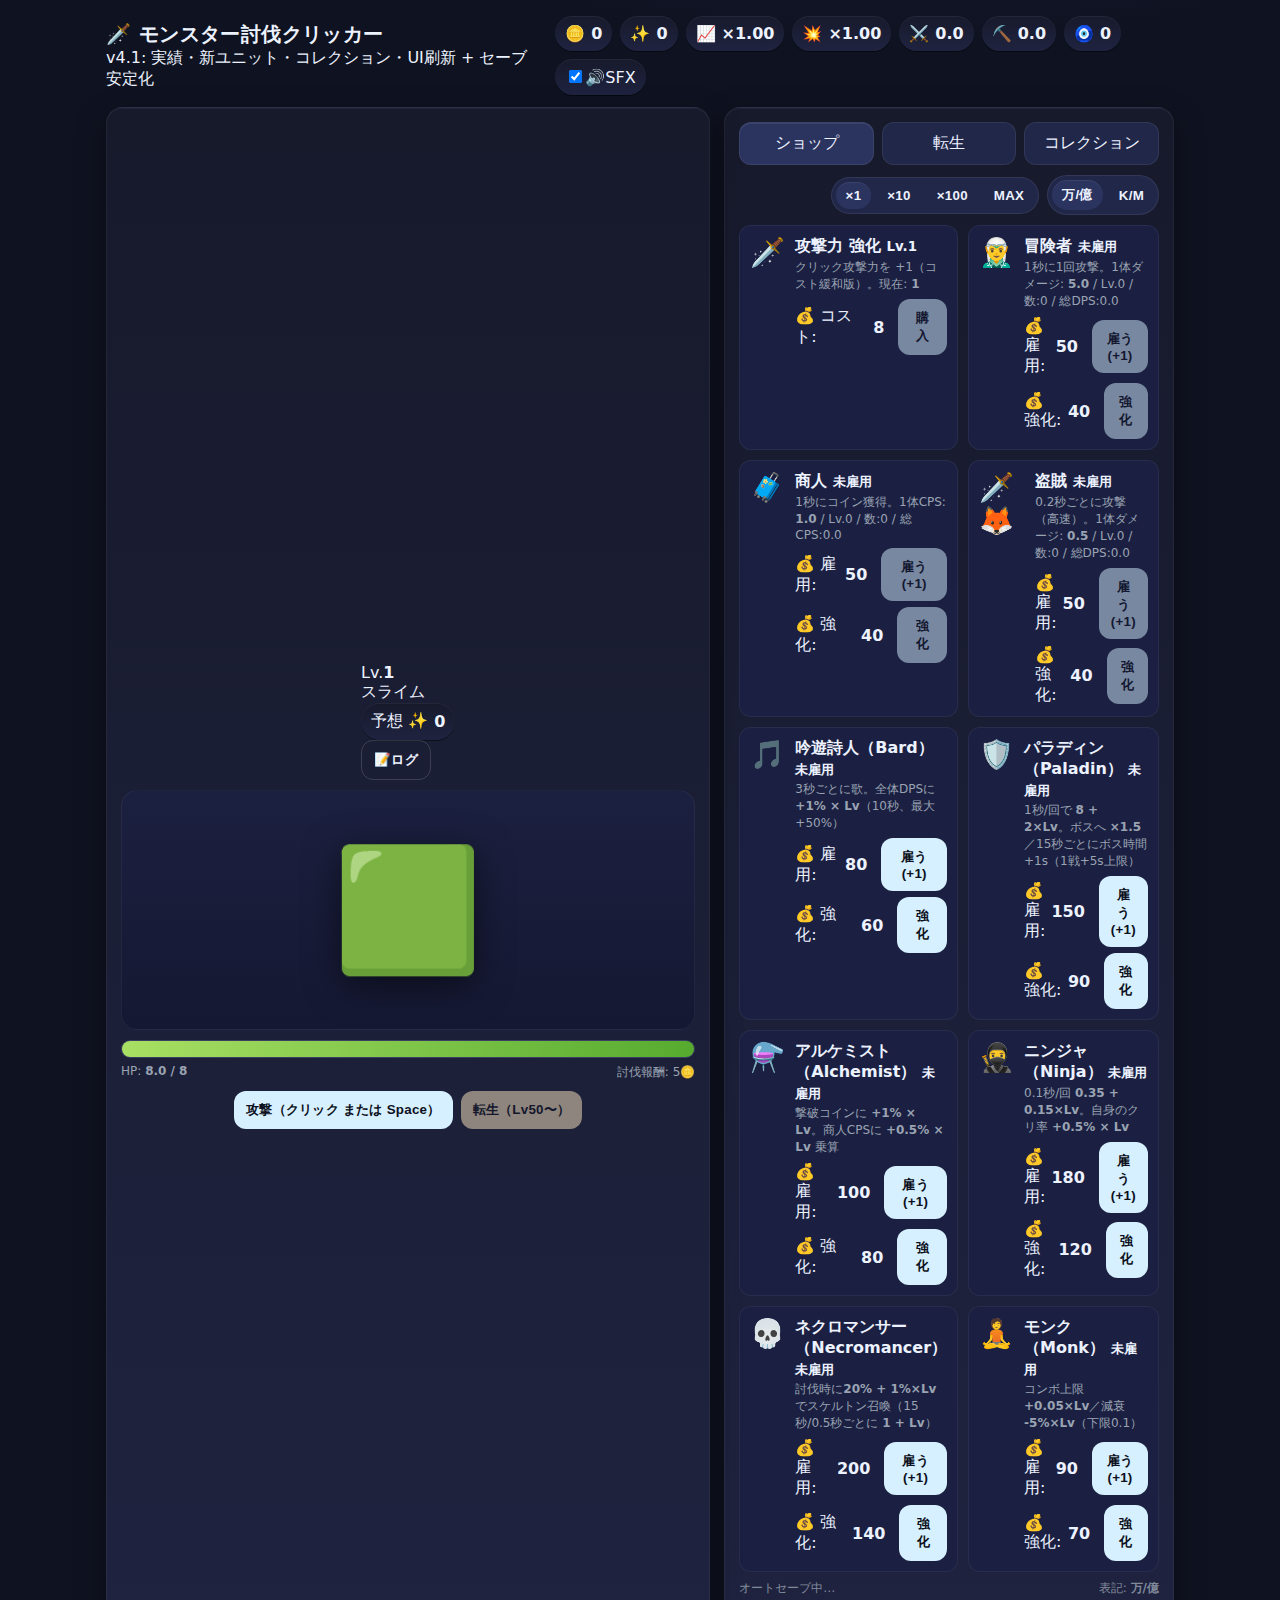
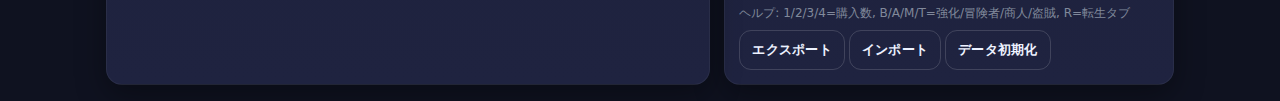
<file: index.html>
<!DOCTYPE html>
<html lang="ja">
<head>
  <meta charset="UTF-8" />
  <meta name="viewport" content="width=device-width, initial-scale=1" />
  <title>モンスター討伐クリッカー v4.1</title>
  <link rel="stylesheet" href="styles.css" />
</head>
<body>
  <div class="wrap">
    <header class="header">
      <div class="brand">
        <h1>🗡️ モンスター討伐クリッカー <small id="playerTitle"></small></h1>
        <div class="sub muted">v4.1: 実績・新ユニット・コレクション・UI刷新 + セーブ安定化</div>
      </div>
      <div class="statbar">
        <div class="pill" title="所持コイン"><span>🪙</span><strong id="coins">0</strong></div>
        <div class="pill" title="転生コイン"><span>✨</span><strong id="rebirthCoins">0</strong></div>
        <div class="pill" title="与ダメ/獲得ボーナス（転生/恒久）"><span>📈</span><strong id="bonus">×1.00</strong></div>
        <div class="pill" title="クリコンボ"><span>💥</span><strong id="comboView">×1.00</strong></div>
        <div class="pill" title="合計DPS"><span>⚔️</span><strong id="totalDps">0</strong></div>
        <div class="pill" title="合計CPS"><span>⛏️</span><strong id="totalCps">0</strong></div>
        <div class="pill" title="アーティファクト数"><span>🧿</span><strong id="artifactCount">0</strong></div>
        <div class="pill" title="効果音 ON/OFF"><label class="sfx"><input id="soundToggle" type="checkbox" checked/><span>🔊SFX</span></label></div>
      </div>
    </header>

    <div class="grid">
      <section class="card monster-area">
        <div class="toprow">
          <div class="lvname">
            <div>Lv.<strong id="monsterLevel">1</strong></div>
            <div id="monsterName" class="muted">スライム</div>
          </div>
          <div class="pill" title="今転生すると貰える転生コイン">
            <span>予想 ✨</span><strong id="previewRebirth">0</strong>
          </div>
          <button id="toggleLog" class="ghost small">📝ログ</button>
        </div>

        <div class="bosswrap" id="bossWrap" style="display:none">
          <div class="bosslabel">BOSS</div>
          <div class="bossbar"><div id="bossTimeFill"></div></div>
          <div class="bossmeta"><span>制限: <strong id="bossTime">30.0s</strong></span> <span>HP倍率: <strong>×1.5</strong></span> <span>報酬: <strong>×2</strong></span></div>
        </div>

        <div class="monster-box" id="monsterBox" aria-label="モンスターを攻撃 (クリック)">
          <div class="monster" id="monster">🟩</div>
          <div class="floaters" id="floaters"></div>
          <div class="battlelog collapsed" id="battlelog" aria-live="polite"></div>
        </div>
        <div class="hpwrap">
          <div class="hpbar" role="progressbar" aria-valuemin="0" aria-valuemax="100" aria-valuenow="100">
            <div class="hpfill" id="hpFill"></div>
          </div>
          <div class="hplabel"><span>HP: <strong id="hpNum">8 / 8</strong></span><span id="reward">討伐報酬: 5🪙</span></div>
        </div>
        <div class="controls">
          <button id="attackBtn">攻撃（クリック または Space）</button>
          <button id="rebirthBtn" class="secondary" disabled>転生（Lv50〜）</button>
        </div>
      </section>

      <aside class="card">
        <div class="shop-tabs">
          <div class="tab active" id="tabShop">ショップ</div>
          <div class="tab" id="tabRebirth">転生</div>
          <div class="tab" id="tabCollection">コレクション</div>
        </div>

        <!-- SHOP -->
        <div id="panelShop">
          <div class="row qtybar">
            <div class="seg">
              <button id="qty1" class="active">×1</button>
              <button id="qty10">×10</button>
              <button id="qty100">×100</button>
              <button id="qtyMax">MAX</button>
            </div>
            <div class="seg">
              <button id="fmtJP" class="active">万/億</button>
              <button id="fmtSI">K/M</button>
            </div>
          </div>
          <div class="shoplist">
            <!-- Click power -->
            <div class="shopitem">
              <div class="icon">🗡️</div>
              <div class="grow">
                <h4>攻撃力 強化 <small id="clickLv">Lv.1</small></h4>
                <p>クリック攻撃力を +1（コスト緩和版）。現在: <strong id="clickDmg">1</strong></p>
                <div class="row">
                  <div class="kpi">💰 コスト: <strong id="clickCost">5</strong><small id="clickBulk" class="muted"></small></div>
                  <button id="buyClick">購入</button>
                </div>
              </div>
            </div>

            <!-- Existing units -->
            <div class="shopitem">
              <div class="icon">🧝‍♂️</div>
              <div class="grow">
                <h4>冒険者 <small id="advStatus">未雇用</small></h4>
                <p>1秒に1回攻撃。1体ダメージ: <strong id="advDmg">5</strong> / Lv.<span id="advLv">0</span> / 数:<span id="advCount">0</span> / 総DPS:<span id="advDps">0</span></p>
                <div class="row">
                  <div class="kpi">💰 雇用: <strong id="advHireCost">50</strong><small id="advHireBulk" class="muted"></small></div>
                  <button id="hireAdv">雇う(+1)</button>
                </div>
                <div class="row">
                  <div class="kpi">💰 強化: <strong id="advUpCost">40</strong><small id="advUpBulk" class="muted"></small></div>
                  <button id="upAdv">強化</button>
                </div>
              </div>
            </div>

            <div class="shopitem">
              <div class="icon">🧳</div>
              <div class="grow">
                <h4>商人 <small id="merStatus">未雇用</small></h4>
                <p>1秒にコイン獲得。1体CPS: <strong id="merCps">1</strong> / Lv.<span id="merLv">0</span> / 数:<span id="merCount">0</span> / 総CPS:<span id="merTotalCps">0</span></p>
                <div class="row">
                  <div class="kpi">💰 雇用: <strong id="merHireCost">50</strong><small id="merHireBulk" class="muted"></small></div>
                  <button id="hireMer">雇う(+1)</button>
                </div>
                <div class="row">
                  <div class="kpi">💰 強化: <strong id="merUpCost">40</strong><small id="merUpBulk" class="muted"></small></div>
                  <button id="upMer">強化</button>
                </div>
              </div>
            </div>

            <div class="shopitem">
              <div class="icon">🗡️🦊</div>
              <div class="grow">
                <h4>盗賊 <small id="thiStatus">未雇用</small></h4>
                <p>0.2秒ごとに攻撃（高速）。1体ダメージ: <strong id="thiDmg">0.5</strong> / Lv.<span id="thiLv">0</span> / 数:<span id="thiCount">0</span> / 総DPS:<span id="thiDps">0</span></p>
                <div class="row">
                  <div class="kpi">💰 雇用: <strong id="thiHireCost">50</strong><small id="thiHireBulk" class="muted"></small></div>
                  <button id="hireThi">雇う(+1)</button>
                </div>
                <div class="row">
                  <div class="kpi">💰 強化: <strong id="thiUpCost">40</strong><small id="thiUpBulk" class="muted"></small></div>
                  <button id="upThi">強化</button>
                </div>
              </div>
            </div>

            <!-- New units -->
            <div class="shopitem">
              <div class="icon">🎵</div>
              <div class="grow">
                <h4>吟遊詩人（Bard） <small id="bardStatus">未雇用</small></h4>
                <p>3秒ごとに歌。全体DPSに <strong>+1% × Lv</strong>（10秒、最大+50%）</p>
                <div class="row">
                  <div class="kpi">💰 雇用: <strong id="bardHireCost">80</strong><small id="bardHireBulk" class="muted"></small></div>
                  <button id="hireBard">雇う(+1)</button>
                </div>
                <div class="row">
                  <div class="kpi">💰 強化: <strong id="bardUpCost">60</strong><small id="bardUpBulk" class="muted"></small></div>
                  <button id="upBard">強化</button>
                </div>
              </div>
            </div>

            <div class="shopitem">
              <div class="icon">🛡️</div>
              <div class="grow">
                <h4>パラディン（Paladin） <small id="palStatus">未雇用</small></h4>
                <p>1秒/回で <strong>8 + 2×Lv</strong>。ボスへ <strong>×1.5</strong>／15秒ごとにボス時間 +1s（1戦+5s上限）</p>
                <div class="row">
                  <div class="kpi">💰 雇用: <strong id="palHireCost">150</strong><small id="palHireBulk" class="muted"></small></div>
                  <button id="hirePal">雇う(+1)</button>
                </div>
                <div class="row">
                  <div class="kpi">💰 強化: <strong id="palUpCost">90</strong><small id="palUpBulk" class="muted"></small></div>
                  <button id="upPal">強化</button>
                </div>
              </div>
            </div>

            <div class="shopitem">
              <div class="icon">⚗️</div>
              <div class="grow">
                <h4>アルケミスト（Alchemist） <small id="alcStatus">未雇用</small></h4>
                <p>撃破コインに <strong>+1% × Lv</strong>。商人CPSに <strong>+0.5% × Lv</strong> 乗算</p>
                <div class="row">
                  <div class="kpi">💰 雇用: <strong id="alcHireCost">100</strong><small id="alcHireBulk" class="muted"></small></div>
                  <button id="hireAlc">雇う(+1)</button>
                </div>
                <div class="row">
                  <div class="kpi">💰 強化: <strong id="alcUpCost">80</strong><small id="alcUpBulk" class="muted"></small></div>
                  <button id="upAlc">強化</button>
                </div>
              </div>
            </div>

            <div class="shopitem">
              <div class="icon">🥷</div>
              <div class="grow">
                <h4>ニンジャ（Ninja） <small id="ninStatus">未雇用</small></h4>
                <p>0.1秒/回 <strong>0.35 + 0.15×Lv</strong>。自身のクリ率 <strong>+0.5% × Lv</strong></p>
                <div class="row">
                  <div class="kpi">💰 雇用: <strong id="ninHireCost">180</strong><small id="ninHireBulk" class="muted"></small></div>
                  <button id="hireNin">雇う(+1)</button>
                </div>
                <div class="row">
                  <div class="kpi">💰 強化: <strong id="ninUpCost">120</strong><small id="ninUpBulk" class="muted"></small></div>
                  <button id="upNin">強化</button>
                </div>
              </div>
            </div>

            <div class="shopitem">
              <div class="icon">💀</div>
              <div class="grow">
                <h4>ネクロマンサー（Necromancer） <small id="necStatus">未雇用</small></h4>
                <p>討伐時に<strong>20% + 1%×Lv</strong>でスケルトン召喚（15秒/0.5秒ごとに <strong>1 + Lv</strong>）</p>
                <div class="row">
                  <div class="kpi">💰 雇用: <strong id="necHireCost">200</strong><small id="necHireBulk" class="muted"></small></div>
                  <button id="hireNec">雇う(+1)</button>
                </div>
                <div class="row">
                  <div class="kpi">💰 強化: <strong id="necUpCost">140</strong><small id="necUpBulk" class="muted"></small></div>
                  <button id="upNec">強化</button>
                </div>
              </div>
            </div>

            <div class="shopitem">
              <div class="icon">🧘</div>
              <div class="grow">
                <h4>モンク（Monk） <small id="monStatus">未雇用</small></h4>
                <p>コンボ上限 <strong>+0.05×Lv</strong>／減衰 <strong>-5%×Lv</strong>（下限0.1）</p>
                <div class="row">
                  <div class="kpi">💰 雇用: <strong id="monHireCost">90</strong><small id="monHireBulk" class="muted"></small></div>
                  <button id="hireMon">雇う(+1)</button>
                </div>
                <div class="row">
                  <div class="kpi">💰 強化: <strong id="monUpCost">70</strong><small id="monUpBulk" class="muted"></small></div>
                  <button id="upMon">強化</button>
                </div>
              </div>
            </div>

          </div>
        </div>

        <!-- REBIRTH -->
        <div id="panelRebirth" style="display:none">
          <div class="shoplist">
            <div class="shopitem">
              <div class="icon">🧝‍♂️✨</div>
              <div class="grow">
                <h4>永続雇用：冒険者</h4>
                <p>転生後も冒険者が自動で雇用された状態になります（基礎値から）。</p>
                <div class="row">
                  <div class="kpi">✨ コスト: <strong id="permAdvCost">1</strong></div>
                  <div class="kpi">保有数: <strong id="permAdvOwned">0</strong></div>
                  <button id="buyPermAdv">購入(+1)</button>
                </div>
              </div>
            </div>

            <div class="shopitem">
              <div class="icon">🧳✨</div>
              <div class="grow">
                <h4>永続雇用：商人</h4>
                <p>転生後も商人が自動で雇用された状態になります（基礎値から）。</p>
                <div class="row">
                  <div class="kpi">✨ コスト: <strong id="permMerCost">1</strong></div>
                  <div class="kpi">保有数: <strong id="permMerOwned">0</strong></div>
                  <button id="buyPermMer">購入(+1)</button>
                </div>
              </div>
            </div>

            <div class="shopitem">
              <div class="icon">🗡️🦊✨</div>
              <div class="grow">
                <h4>永続雇用：盗賊</h4>
                <p>転生後も盗賊が自動で雇用された状態になります（基礎値から）。</p>
                <div class="row">
                  <div class="kpi">✨ コスト: <strong id="permThiCost">1</strong></div>
                  <div class="kpi">保有数: <strong id="permThiOwned">0</strong></div>
                  <button id="buyPermThi">購入(+1)</button>
                </div>
              </div>
            </div>

            <div class="shopitem fullrow">
              <div class="icon">🎯</div>
              <div class="grow">
                <h4>チャレンジ転生（次のランに適用）</h4>
                <p class="muted">制約付きで転生し、Lv50到達→転生で報酬（恒久+2%与ダメ/+2%コイン）。1種類につき1回のみ。</p>
                <div class="challenge-list" id="challengeList">
                  <label><input type="radio" name="challenge" value="" checked> なし</label>
                  <label><input type="radio" name="challenge" value="noMer"> 商人禁止（コインは討伐のみ）</label>
                  <label><input type="radio" name="challenge" value="thiefOnly"> 盗賊のみ（冒険者不可）</label>
                  <label><input type="radio" name="challenge" value="clickOnly"> クリックのみ（全オート不可）</label>
                </div>
                <div class="muted" id="challengeStatus"></div>
              </div>
            </div>

            <div class="shopitem fullrow">
              <div class="icon">🧿</div>
              <div class="grow">
                <h4>アーティファクト</h4>
                <p class="muted">ボス撃破で稀に入手（20% + 5回ハズレで確定）。効果は恒久的に重複。</p>
                <div class="artifact-kpis">
                  <span>所持: <strong id="artCount">0</strong></span>
                  <span>内訳: 💥クリ率 <strong id="artCrit">0</strong> / ⚔️与ダメ <strong id="artDmg">0</strong> / 🪙獲得 <strong id="artCoin">0</strong></span>
                </div>
              </div>
            </div>

          </div>
          <p class="hint" style="margin-top:8px">※ 転生すると、クリック攻撃力・雇用・強化はリセットされますが、「永続雇用」と「アーティファクト」「チャレンジ報酬」は維持されます。<br>※ 転生1回ごとに、与ダメージとコイン獲得が <strong>+10%</strong>（乗算）されます。</p>
        </div>

        <!-- COLLECTION -->
        <div id="panelCollection" style="display:none">
          <div class="collection">
            <section class="csec">
              <h3>📚 所持アーティファクト＆恒久ボーナス</h3>
              <div class="row">
                <div>総数: <strong id="colArtCount">0</strong></div>
                <div>💥 クリ率: <strong id="colArtCrit">0%</strong></div>
                <div>⚔️ 与ダメ: <strong id="colArtDmg">0%</strong></div>
                <div>🪙 獲得: <strong id="colArtCoin">0%</strong></div>
              </div>
              <div class="artlist" id="artifactList"></div>
            </section>

            <section class="csec">
              <h3>🏅 実績＆称号</h3>
              <div class="achwrap">
                <div id="achList" class="achlist"></div>
                <div class="titlebox">
                  <label>装備中の称号</label>
                  <select id="titleSelect"></select>
                </div>
              </div>
            </section>

            <section class="csec">
              <h3>📦 永続雇用＆チャレンジ</h3>
              <div class="row">
                <div>永続：冒険者 <strong id="colPermAdv">0</strong> / 商人 <strong id="colPermMer">0</strong> / 盗賊 <strong id="colPermThi">0</strong></div>
                <div>チャレンジ達成：<strong id="colChalDone">0</strong> 件（恒久+<span id="colChalBonus">0</span>%）</div>
              </div>
            </section>
          </div>
        </div>

        <div class="footer">
          <div class="hint">オートセーブ中… <span id="saveHint"></span></div>
          <div class="hint">表記: <strong id="fmtLabel">万/億</strong></div>
          <div class="hint">ヘルプ: 1/2/3/4=購入数, B/A/M/T=強化/冒険者/商人/盗賊, R=転生タブ</div>
          <div>
            <button class="ghost" id="exportBtn">エクスポート</button>
            <button class="ghost" id="importBtn">インポート</button>
            <button class="ghost danger" id="hardResetBtn">データ初期化</button>
          </div>
        </div>
      </aside>
    </div>
  </div>

  <!-- Reset Confirm Modal -->
  <div id="resetModal" class="modal" role="dialog" aria-modal="true" aria-labelledby="resetTitle">
    <div class="box">
      <h3 id="resetTitle">データ初期化の確認</h3>
      <p>保存データ（現行＆旧版）の削除とページ再読み込みを行います。この操作は取り消せません。本当に初期化しますか？</p>
      <div class="actions">
        <button id="cancelReset" class="ghost">キャンセル</button>
        <button id="confirmReset" class="danger">初期化する</button>
      </div>
    </div>
  </div>

  <!-- Rebirth Result Modal -->
  <div id="resultModal" class="modal" role="dialog" aria-modal="true" aria-labelledby="resultTitle" style="display:none">
    <div class="box">
      <h3 id="resultTitle">リザルト</h3>
      <div id="resultBody" class="result-body"></div>
      <div class="actions">
        <button id="closeResult" class="ghost">閉じる</button>
      </div>
    </div>
  </div>

  <script src="main.js" defer></script>
</body>
</html>
</file>
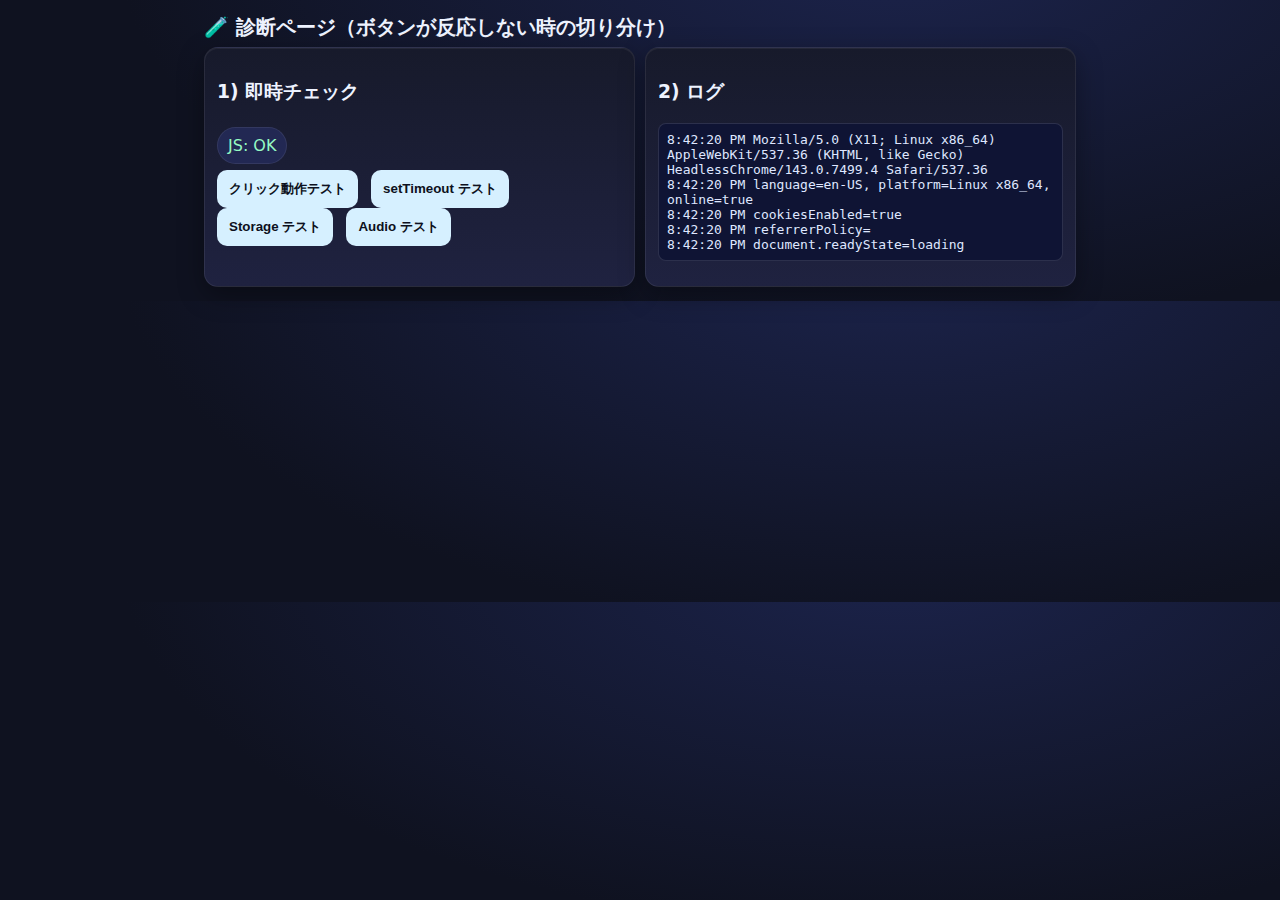
<file: diag.html>
<!DOCTYPE html>
<html lang="ja">
<head>
  <meta charset="UTF-8" />
  <meta name="viewport" content="width=device-width, initial-scale=1" />
  <title>モンスタークリック診断ページ</title>
  <style>
    :root{--bg:#0f1220;--panel:#171a2b;--panel2:#1f2240;--text:#eef3ff;--muted:#9aa3b2;--ok:#95f9c3;--ng:#ff6b6b;--warn:#ffd166}
    *{box-sizing:border-box}
    body{margin:0;background:radial-gradient(1200px 600px at 70% -20%,#1a2146 10%,#0f1220 65%);color:var(--text);font-family:system-ui,-apple-system,Segoe UI,Roboto,'Hiragino Kaku Gothic ProN','Yu Gothic','Noto Sans JP',sans-serif}
    .wrap{max-width:900px;margin:0 auto;padding:14px}
    h1{margin:0 0 6px 0;font-size:20px}
    .grid{display:grid;grid-template-columns:1fr 1fr;gap:10px}
    @media (max-width:760px){.grid{grid-template-columns:1fr}}
    .card{background:linear-gradient(180deg,var(--panel),var(--panel2));border:1px solid rgba(255,255,255,.08);border-radius:14px;box-shadow:0 8px 26px rgba(0,0,0,.35),inset 0 1px 0 rgba(255,255,255,.06);padding:12px}
    button{appearance:none;border:0;border-radius:10px;padding:10px 12px;font-weight:700;cursor:pointer;color:#0d1020;background:#d6f0ff;margin-right:8px}
    .pill{display:inline-flex;gap:8px;align-items:center;padding:8px 10px;border-radius:999px;background:#222853;border:1px solid rgba(255,255,255,.08);margin:4px 6px 0 0}
    .ok{color:var(--ok)} .ng{color:var(--ng)} .warn{color:var(--warn)}
    pre{white-space:pre-wrap;background:#0f1434;border:1px solid rgba(255,255,255,.12);padding:8px;border-radius:8px;max-height:50vh;overflow:auto;color:#dfe7ff}
  </style>
</head>
<body>
<div class="wrap">
  <h1>🧪 診断ページ（ボタンが反応しない時の切り分け）</h1>
  <div class="grid">
    <section class="card">
      <h3>1) 即時チェック</h3>
      <div id="status"></div>
      <div style="margin-top:6px">
        <button id="btnClick">クリック動作テスト</button>
        <button id="btnTimer">setTimeout テスト</button>
        <button id="btnStorage">Storage テスト</button>
        <button id="btnAudio">Audio テスト</button>
      </div>
    </section>
    <section class="card">
      <h3>2) ログ</h3>
      <pre id="log"></pre>
    </section>
  </div>
</div>

<script>
(function(){
  const logEl = document.getElementById('log');
  function log(msg){ logEl.textContent += (new Date()).toLocaleTimeString() + ' ' + msg + '\n'; }

  // 1) JS 実行 & イベント登録チェック
  const status = document.getElementById('status');
  function pill(txt, cls){ const s=document.createElement('span'); s.className='pill '+(cls||''); s.textContent=txt; status.appendChild(s); }

  try{
    pill('JS: OK','ok');
    document.getElementById('btnClick').addEventListener('click', function(){
      log('クリック OK');
      this.textContent='OK! ('+Math.floor(Math.random()*999)+')';
    });
    document.getElementById('btnTimer').addEventListener('click', function(){
      setTimeout(()=>{ log('setTimeout OK 500ms'); }, 500);
      log('setTimeout スケジュール済み');
    });
  }catch(e){
    pill('JS: NG','ng');
    log('初期化エラー: '+(e&&e.message));
  }

  // 2) Storage テスト
  document.getElementById('btnStorage').addEventListener('click', function(){
    try{
      const k='diag_'+Math.random().toString(36).slice(2);
      localStorage.setItem(k,'1');
      const v=localStorage.getItem(k);
      localStorage.removeItem(k);
      if(v==='1'){ log('localStorage OK'); pill('Storage: OK','ok'); }
      else { log('localStorage 取得失敗'); pill('Storage: WARN','warn'); }
    }catch(e){
      log('localStorage 例外: '+e);
      pill('Storage: NG','ng');
    }
  });

  // 3) Audio テスト（ユーザー操作後のみ発音）
  document.getElementById('btnAudio').addEventListener('click', async function(){
    try{
      const C = window.AudioContext||window.webkitAudioContext;
      if(!C){ log('AudioContext なし'); pill('Audio: NG','ng'); return; }
      const ctx = new C();
      const o = ctx.createOscillator();
      const g = ctx.createGain();
      o.type='sine'; o.frequency.value=440; g.gain.value=0.05;
      o.connect(g).connect(ctx.destination); o.start(); setTimeout(()=>{o.stop();ctx.close()}, 200);
      log('Audio OK'); pill('Audio: OK','ok');
    }catch(e){ log('Audio 例外: '+e); pill('Audio: NG','ng'); }
  });

  // 環境情報
  log(navigator.userAgent);
  log('language='+navigator.language+', platform='+(navigator.platform||'')+', online='+(navigator.onLine));
  log('cookiesEnabled='+(navigator.cookieEnabled));
  log('referrerPolicy='+document.referrer);
  log('document.readyState='+document.readyState);
})();
</script>
</body>
</html>
</file>
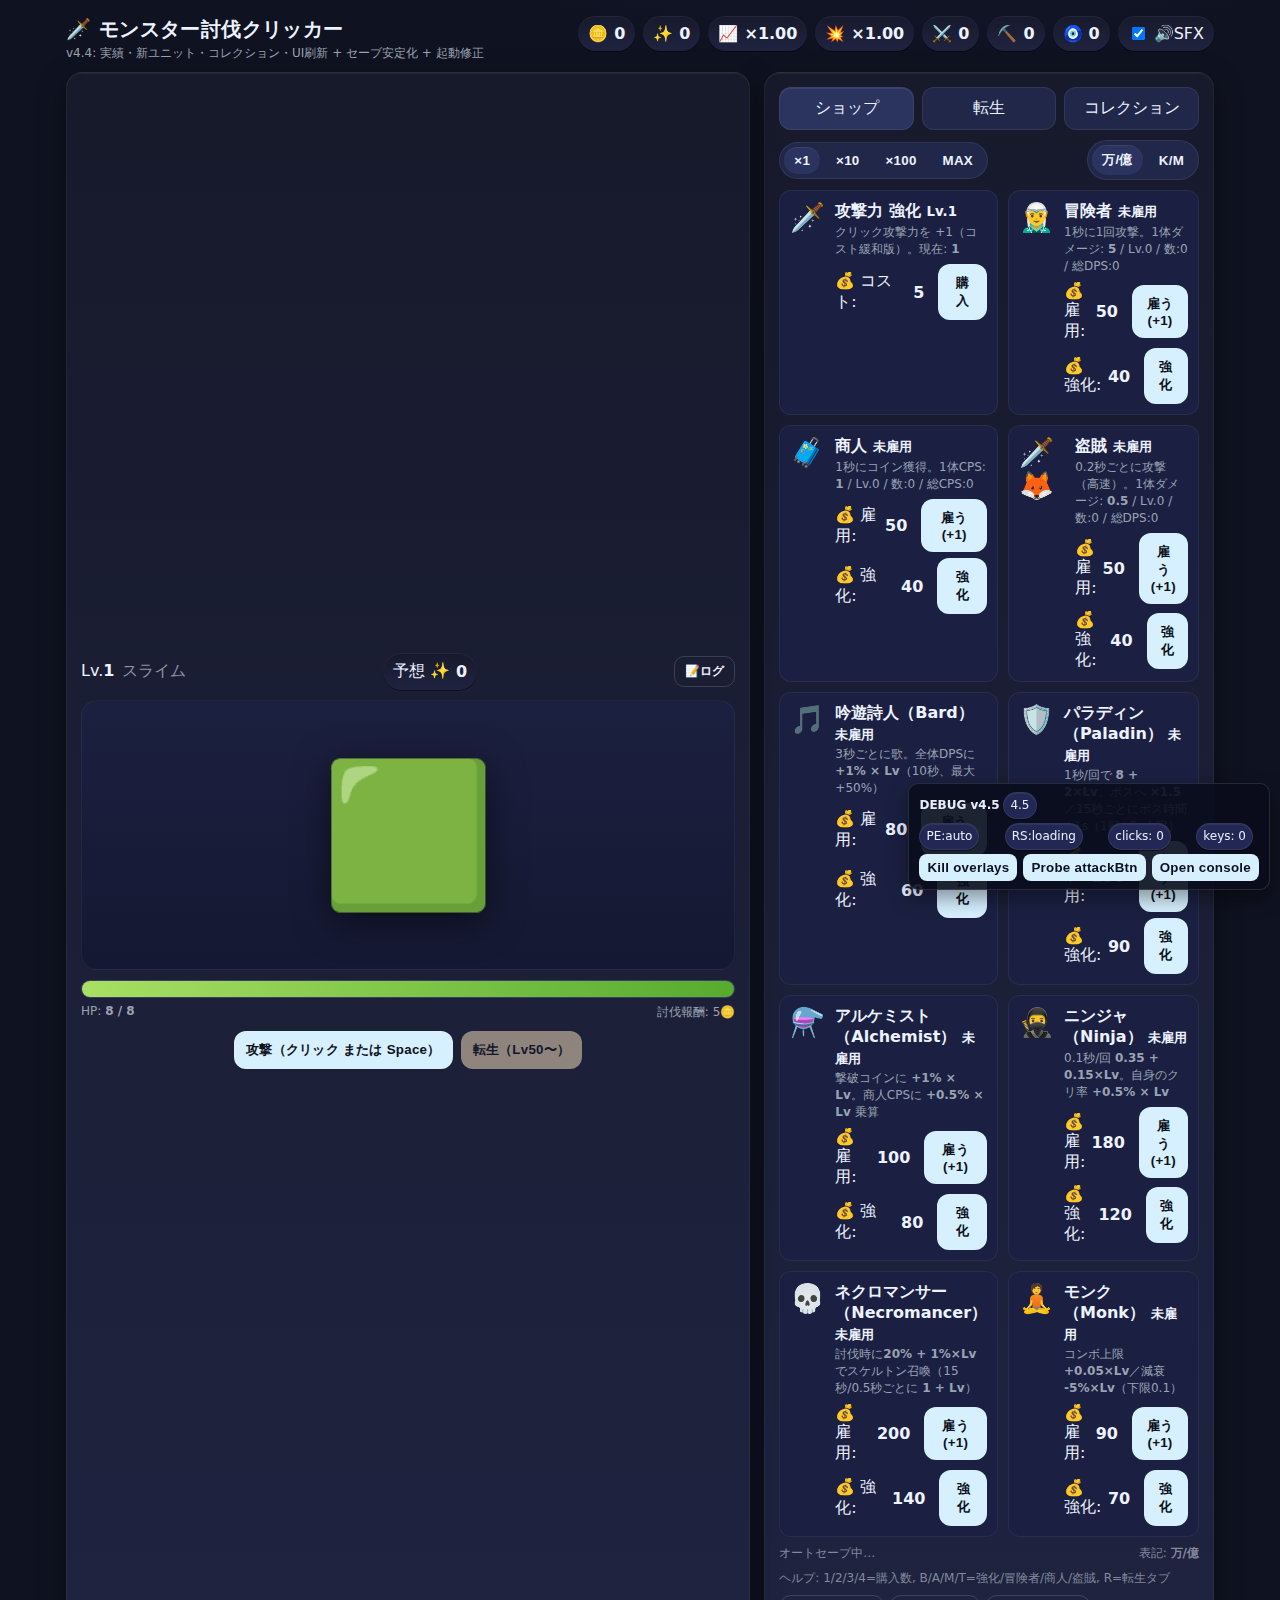
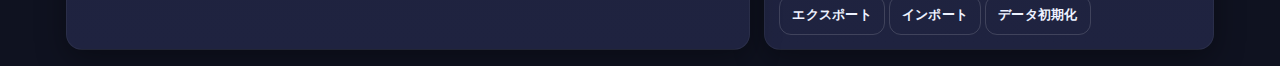
<file: index-debug.html>
<!DOCTYPE html>
<html lang="ja">
<head>
  <meta charset="UTF-8" />
  <meta name="viewport" content="width=device-width, initial-scale=1" />
  <title>モンスター討伐クリッカー v4.3</title>
  <style>

/* === v4.5 DEBUG BAR === */
#dbgbar{position:fixed;right:10px;bottom:10px;z-index:2147483000;background:rgba(10,12,28,.9);
  color:#e6eeff;font:12px/1.4 system-ui, -apple-system, Segoe UI, Roboto, 'Noto Sans JP', sans-serif;
  border:1px solid rgba(255,255,255,.12); border-radius:10px; box-shadow:0 8px 20px rgba(0,0,0,.4); padding:8px 10px; min-width:240px}
#dbgbar .row{display:flex;gap:6px;flex-wrap:wrap;align-items:center;margin-top:4px}
#dbgbar button{appearance:none;border:0;border-radius:8px;padding:6px 8px;font-weight:700;cursor:pointer;color:#0d1020;background:#d6f0ff}
#dbgbar .pill{display:inline-flex;gap:6px;align-items:center;padding:4px 6px;border-radius:999px;background:#222853;border:1px solid rgba(255,255,255,.08);margin-right:6px}
#dbgbar .ok{color:#95f9c3} #dbgbar .ng{color:#ff6b6b} #dbgbar .warn{color:#ffd166}


:root{
  --bg:#0f1220; --panel:#171a2b; --panel-2:#1f2340; --accent:#6ee7ff; --accent-2:#ffd166; --danger:#ff6b6b; --ok:#95f9c3; --text:#edf2ff; --muted:#9aa3b2;
}
*{box-sizing:border-box}
body{margin:0;font-family:system-ui, -apple-system, Segoe UI, Roboto, 'Hiragino Kaku Gothic ProN', 'Yu Gothic', 'Noto Sans JP', sans-serif; background:radial-gradient(1200px 600px at 70% -20%,#1a2146 10%,#0f1220 65%); color:var(--text)}
.wrap{max-width:1180px;margin:0 auto;padding:16px}
.header{display:flex;gap:12px;align-items:flex-start;justify-content:space-between;margin-bottom:10px}
.brand h1{font-size:20px;margin:0;letter-spacing:.02em}
.brand .sub{font-size:12px;margin-top:2px}
.statbar{display:flex;flex-wrap:wrap;gap:8px}
.pill{display:flex;align-items:center;gap:6px;padding:8px 10px;border-radius:999px;background:linear-gradient(180deg,var(--panel),var(--panel-2));box-shadow:inset 0 1px 0 rgba(255,255,255,.06), 0 1px 0 rgba(0,0,0,.5)}
.pill strong{font-weight:700}
.grid{display:grid;grid-template-columns:1.25fr .75fr;gap:14px}
@media (max-width:980px){.grid{grid-template-columns:1fr}}
.card{background:linear-gradient(180deg,var(--panel),var(--panel-2));border:1px solid rgba(255,255,255,.05);border-radius:16px;box-shadow:0 10px 30px rgba(0,0,0,.35), inset 0 1px 0 rgba(255,255,255,.05);padding:14px}
.muted{color:var(--muted)}
.sfx{display:flex;gap:6px;align-items:center;cursor:pointer}

.monster-area{position:relative;display:flex;flex-direction:column;align-items:center;justify-content:center;min-height:420px;user-select:none}
.toprow{display:flex;gap:10px;align-items:center;justify-content:space-between;width:100%}
.toprow .lvname{display:flex;gap:8px;align-items:baseline}
.toprow .muted{opacity:.9}
button.small{padding:6px 10px;font-size:12px;border-radius:10px}

.bosswrap{width:100%;max-width:740px;margin-top:8px}
.bosslabel{font-weight:800;letter-spacing:.08em;color:#ffd166;margin-bottom:4px}
.bossbar{height:10px;background:#2a2f54;border-radius:8px;overflow:hidden;border:1px solid rgba(255,255,255,.08)}
.bossbar #bossTimeFill{height:100%;width:100%;background:linear-gradient(90deg,#ff8a00,#e52e71);transition:width .2s}
.bossmeta{display:flex;gap:10px;justify-content:flex-end;font-size:12px;color:var(--muted);margin-top:4px}

.monster-box{position:relative;display:flex;align-items:center;justify-content:center;width:100%;height:270px;margin-top:10px;border-radius:16px;background:linear-gradient(180deg,#1c2040,#151832);border:1px solid rgba(255,255,255,.05)}
.monster{font-size:140px;filter:drop-shadow(0 8px 18px rgba(0,0,0,.55));cursor:pointer;transform:translateZ(0)}
.monster:active{transform:scale(.98)}
.hpwrap{width:100%;max-width:740px;margin-top:10px}
.hpbar{height:18px;background:#2a2f54;border-radius:10px;overflow:hidden;border:1px solid rgba(255,255,255,.08)}
.hpfill{height:100%;background:linear-gradient(90deg,#a8e063,#56ab2f);width:100%;transition:width .15s}
.hplabel{display:flex;justify-content:space-between;font-size:12px;margin-top:6px;color:var(--muted)}

.controls{display:flex;gap:8px;flex-wrap:wrap;margin-top:10px;justify-content:center}
button{appearance:none;border:0;border-radius:12px;padding:10px 12px;font-weight:700;letter-spacing:.02em;cursor:pointer;color:#0d1020;background:#d6f0ff}
button.secondary{background:#ffe9c2}
button.ghost{background:transparent;border:1px solid rgba(255,255,255,.15);color:var(--text)}
button:disabled{opacity:.5;cursor:not-allowed}

.shop-tabs{display:flex;gap:8px;margin-bottom:10px}
.tab{flex:1;text-align:center;padding:10px 12px;border-radius:12px;background:#212749;border:1px solid rgba(255,255,255,.08);cursor:pointer}
.tab.active{background:#2b335f;box-shadow:inset 0 1px 0 rgba(255,255,255,.08)}

.shoplist{display:grid;grid-template-columns:1fr 1fr;gap:10px}
@media (max-width:720px){.shoplist{grid-template-columns:1fr}}
.shopitem{display:flex;gap:10px;align-items:flex-start;padding:10px;border-radius:12px;background:#1b2042;border:1px solid rgba(255,255,255,.06)}
.shopitem .icon{font-size:28px}
.shopitem h4{margin:0 0 2px 0}
.shopitem p{margin:0;color:var(--muted);font-size:12px}
.shopitem .grow{flex:1}
.shopitem.fullrow{grid-column:1/-1}

.row{display:flex;justify-content:space-between;align-items:center;gap:8px;margin-top:6px}
.kpi{display:flex;align-items:center;gap:6px}

.floaters{pointer-events:none;position:absolute;inset:0;overflow:hidden}
.floater{position:absolute;font-weight:800;text-shadow:0 2px 10px rgba(0,0,0,.6);opacity:0;animation:pop 800ms ease-out forwards}
@keyframes pop{0%{transform:translateY(0) scale(.9);opacity:0}10%{opacity:1}100%{transform:translateY(-40px) scale(1);opacity:0}}

/* Battle log (top-left, collapsible) */
.battlelog{position:absolute;left:10px;top:10px;display:flex;flex-direction:column;gap:6px;max-height:60%;overflow:auto;pointer-events:none;width:min(48%,340px);transition:opacity .2s, transform .2s}
.battlelog.collapsed{opacity:.25;transform:scale(.98);max-height:28%;width:260px}
.logitem{background:rgba(10,14,34,.62);border:1px solid rgba(255,255,255,.08);border-radius:10px;padding:6px 8px;font-size:12px;color:#dfe7ff;backdrop-filter:blur(2px)}
.logitem .ts{opacity:.6;margin-right:6px}
.logitem.crit{border-color:#ffcc66;box-shadow:0 0 0 1px rgba(255,204,102,.25) inset}

.footer{display:flex;gap:8px;flex-wrap:wrap;justify-content:space-between;margin-top:8px;color:var(--muted);font-size:12px}
.hint{opacity:.8}
.danger{color:var(--danger)}

/* Modal */
.modal{position:fixed;inset:0;background:rgba(0,0,0,.6);display:none;align-items:center;justify-content:center;z-index:1000}
.modal .box{width:min(740px,92vw);background:linear-gradient(180deg,var(--panel),var(--panel-2));border:1px solid rgba(255,255,255,.12);border-radius:16px;box-shadow:0 18px 60px rgba(0,0,0,.5);padding:16px}
.modal .box h3{margin:0 0 8px 0}
.modal .box p{margin:0 0 12px 0;color:var(--muted)}
.modal .actions{display:flex;gap:10px;justify-content:flex-end}
.modal .actions button{padding:10px 12px;border-radius:12px}
.modal .actions .danger{background:#ffd1d1;color:#5b0d0d}

.result-body{display:grid;grid-template-columns:1fr 1fr;gap:10px}
.result-body .item{background:#1b2042;border:1px solid rgba(255,255,255,.06);border-radius:12px;padding:10px;font-size:13px}
.result-body .item strong{font-size:18px;display:block}

/* qty bar */
.qtybar{display:flex;justify-content:space-between;align-items:center;margin:6px 0 10px 0}
.seg{display:flex;gap:6px;background:#212749;border:1px solid rgba(255,255,255,.08);padding:4px;border-radius:999px}
.seg button{background:transparent;color:var(--text);padding:6px 10px;border-radius:999px}
.seg button.active{background:#2b335f;box-shadow:inset 0 1px 0 rgba(255,255,255,.08)}

/* Collection */
.collection{display:flex;flex-direction:column;gap:12px}
.csec{background:#1b2042;border:1px solid rgba(255,255,255,.06);padding:10px;border-radius:12px}
.csec h3{margin:0 0 8px 0}
.artlist{display:grid;grid-template-columns:repeat(6,1fr);gap:6px}
@media (max-width:720px){.artlist{grid-template-columns:repeat(3,1fr)}}
.art{background:#0f1434;border:1px solid rgba(255,255,255,.08);border-radius:8px;padding:6px;text-align:center;font-size:12px}
.achwrap{display:grid;grid-template-columns:2fr 1fr;gap:8px}
@media (max-width:900px){.achwrap{grid-template-columns:1fr}}
.achlist{display:grid;grid-template-columns:1fr 1fr;gap:6px}
.ach{background:#0f1434;border:1px solid rgba(255,255,255,.08);border-radius:8px;padding:8px;font-size:12px;display:flex;align-items:center;gap:8px}
.ach.done{border-color:#95f9c3}
.ach .name{font-weight:700}
.titlebox select{width:100%;background:#121633;color:#fff;border:1px solid rgba(255,255,255,.14);border-radius:8px;padding:8px}


/* --- v4.3 defensive CSS for overlays --- */
.modal{display:none;pointer-events:none}
.modal.show{display:flex;pointer-events:auto}
[role="dialog"]:not(.show){display:none;pointer-events:none}
#panic{display:none}
#panic.show{display:flex}
/* ensure main content clickable */
body, .app, #root{pointer-events:auto}

</style>
</head>
<body>
  <div class="wrap">
    <header class="header">
      <div class="brand">
        <h1>🗡️ モンスター討伐クリッカー <small id="playerTitle"></small></h1>
        <div class="sub muted">v4.4: 実績・新ユニット・コレクション・UI刷新 + セーブ安定化 + 起動修正</div>
      </div>
      <div class="statbar">
        <div class="pill" title="所持コイン"><span>🪙</span><strong id="coins">0</strong></div>
        <div class="pill" title="転生コイン"><span>✨</span><strong id="rebirthCoins">0</strong></div>
        <div class="pill" title="与ダメ/獲得ボーナス（転生/恒久）"><span>📈</span><strong id="bonus">×1.00</strong></div>
        <div class="pill" title="クリコンボ"><span>💥</span><strong id="comboView">×1.00</strong></div>
        <div class="pill" title="合計DPS"><span>⚔️</span><strong id="totalDps">0</strong></div>
        <div class="pill" title="合計CPS"><span>⛏️</span><strong id="totalCps">0</strong></div>
        <div class="pill" title="アーティファクト数"><span>🧿</span><strong id="artifactCount">0</strong></div>
        <div class="pill" title="効果音 ON/OFF"><label class="sfx"><input id="soundToggle" type="checkbox" checked/><span>🔊SFX</span></label></div>
      </div>
    </header>

    <div class="grid">
      <section class="card monster-area">
        <div class="toprow">
          <div class="lvname">
            <div>Lv.<strong id="monsterLevel">1</strong></div>
            <div id="monsterName" class="muted">スライム</div>
          </div>
          <div class="pill" title="今転生すると貰える転生コイン">
            <span>予想 ✨</span><strong id="previewRebirth">0</strong>
          </div>
          <button id="toggleLog" class="ghost small">📝ログ</button>
        </div>

        <div class="bosswrap" id="bossWrap" style="display:none">
          <div class="bosslabel">BOSS</div>
          <div class="bossbar"><div id="bossTimeFill"></div></div>
          <div class="bossmeta"><span>制限: <strong id="bossTime">30.0s</strong></span> <span>HP倍率: <strong>×1.5</strong></span> <span>報酬: <strong>×2</strong></span></div>
        </div>

        <div class="monster-box" id="monsterBox" aria-label="モンスターを攻撃 (クリック)">
          <div class="monster" id="monster">🟩</div>
          <div class="floaters" id="floaters"></div>
          <div class="battlelog collapsed" id="battlelog" aria-live="polite"></div>
        </div>
        <div class="hpwrap">
          <div class="hpbar" role="progressbar" aria-valuemin="0" aria-valuemax="100" aria-valuenow="100">
            <div class="hpfill" id="hpFill"></div>
          </div>
          <div class="hplabel"><span>HP: <strong id="hpNum">8 / 8</strong></span><span id="reward">討伐報酬: 5🪙</span></div>
        </div>
        <div class="controls">
          <button id="attackBtn">攻撃（クリック または Space）</button>
          <button id="rebirthBtn" class="secondary" disabled>転生（Lv50〜）</button>
        </div>
      </section>

      <aside class="card">
        <div class="shop-tabs">
          <div class="tab active" id="tabShop">ショップ</div>
          <div class="tab" id="tabRebirth">転生</div>
          <div class="tab" id="tabCollection">コレクション</div>
        </div>

        <!-- SHOP -->
        <div id="panelShop">
          <div class="row qtybar">
            <div class="seg">
              <button id="qty1" class="active">×1</button>
              <button id="qty10">×10</button>
              <button id="qty100">×100</button>
              <button id="qtyMax">MAX</button>
            </div>
            <div class="seg">
              <button id="fmtJP" class="active">万/億</button>
              <button id="fmtSI">K/M</button>
            </div>
          </div>
          <div class="shoplist">
            <!-- Click power -->
            <div class="shopitem">
              <div class="icon">🗡️</div>
              <div class="grow">
                <h4>攻撃力 強化 <small id="clickLv">Lv.1</small></h4>
                <p>クリック攻撃力を +1（コスト緩和版）。現在: <strong id="clickDmg">1</strong></p>
                <div class="row">
                  <div class="kpi">💰 コスト: <strong id="clickCost">5</strong><small id="clickBulk" class="muted"></small></div>
                  <button id="buyClick">購入</button>
                </div>
              </div>
            </div>

            <!-- Existing units -->
            <div class="shopitem">
              <div class="icon">🧝‍♂️</div>
              <div class="grow">
                <h4>冒険者 <small id="advStatus">未雇用</small></h4>
                <p>1秒に1回攻撃。1体ダメージ: <strong id="advDmg">5</strong> / Lv.<span id="advLv">0</span> / 数:<span id="advCount">0</span> / 総DPS:<span id="advDps">0</span></p>
                <div class="row">
                  <div class="kpi">💰 雇用: <strong id="advHireCost">50</strong><small id="advHireBulk" class="muted"></small></div>
                  <button id="hireAdv">雇う(+1)</button>
                </div>
                <div class="row">
                  <div class="kpi">💰 強化: <strong id="advUpCost">40</strong><small id="advUpBulk" class="muted"></small></div>
                  <button id="upAdv">強化</button>
                </div>
              </div>
            </div>

            <div class="shopitem">
              <div class="icon">🧳</div>
              <div class="grow">
                <h4>商人 <small id="merStatus">未雇用</small></h4>
                <p>1秒にコイン獲得。1体CPS: <strong id="merCps">1</strong> / Lv.<span id="merLv">0</span> / 数:<span id="merCount">0</span> / 総CPS:<span id="merTotalCps">0</span></p>
                <div class="row">
                  <div class="kpi">💰 雇用: <strong id="merHireCost">50</strong><small id="merHireBulk" class="muted"></small></div>
                  <button id="hireMer">雇う(+1)</button>
                </div>
                <div class="row">
                  <div class="kpi">💰 強化: <strong id="merUpCost">40</strong><small id="merUpBulk" class="muted"></small></div>
                  <button id="upMer">強化</button>
                </div>
              </div>
            </div>

            <div class="shopitem">
              <div class="icon">🗡️🦊</div>
              <div class="grow">
                <h4>盗賊 <small id="thiStatus">未雇用</small></h4>
                <p>0.2秒ごとに攻撃（高速）。1体ダメージ: <strong id="thiDmg">0.5</strong> / Lv.<span id="thiLv">0</span> / 数:<span id="thiCount">0</span> / 総DPS:<span id="thiDps">0</span></p>
                <div class="row">
                  <div class="kpi">💰 雇用: <strong id="thiHireCost">50</strong><small id="thiHireBulk" class="muted"></small></div>
                  <button id="hireThi">雇う(+1)</button>
                </div>
                <div class="row">
                  <div class="kpi">💰 強化: <strong id="thiUpCost">40</strong><small id="thiUpBulk" class="muted"></small></div>
                  <button id="upThi">強化</button>
                </div>
              </div>
            </div>

            <!-- New units -->
            <div class="shopitem">
              <div class="icon">🎵</div>
              <div class="grow">
                <h4>吟遊詩人（Bard） <small id="bardStatus">未雇用</small></h4>
                <p>3秒ごとに歌。全体DPSに <strong>+1% × Lv</strong>（10秒、最大+50%）</p>
                <div class="row">
                  <div class="kpi">💰 雇用: <strong id="bardHireCost">80</strong><small id="bardHireBulk" class="muted"></small></div>
                  <button id="hireBard">雇う(+1)</button>
                </div>
                <div class="row">
                  <div class="kpi">💰 強化: <strong id="bardUpCost">60</strong><small id="bardUpBulk" class="muted"></small></div>
                  <button id="upBard">強化</button>
                </div>
              </div>
            </div>

            <div class="shopitem">
              <div class="icon">🛡️</div>
              <div class="grow">
                <h4>パラディン（Paladin） <small id="palStatus">未雇用</small></h4>
                <p>1秒/回で <strong>8 + 2×Lv</strong>。ボスへ <strong>×1.5</strong>／15秒ごとにボス時間 +1s（1戦+5s上限）</p>
                <div class="row">
                  <div class="kpi">💰 雇用: <strong id="palHireCost">150</strong><small id="palHireBulk" class="muted"></small></div>
                  <button id="hirePal">雇う(+1)</button>
                </div>
                <div class="row">
                  <div class="kpi">💰 強化: <strong id="palUpCost">90</strong><small id="palUpBulk" class="muted"></small></div>
                  <button id="upPal">強化</button>
                </div>
              </div>
            </div>

            <div class="shopitem">
              <div class="icon">⚗️</div>
              <div class="grow">
                <h4>アルケミスト（Alchemist） <small id="alcStatus">未雇用</small></h4>
                <p>撃破コインに <strong>+1% × Lv</strong>。商人CPSに <strong>+0.5% × Lv</strong> 乗算</p>
                <div class="row">
                  <div class="kpi">💰 雇用: <strong id="alcHireCost">100</strong><small id="alcHireBulk" class="muted"></small></div>
                  <button id="hireAlc">雇う(+1)</button>
                </div>
                <div class="row">
                  <div class="kpi">💰 強化: <strong id="alcUpCost">80</strong><small id="alcUpBulk" class="muted"></small></div>
                  <button id="upAlc">強化</button>
                </div>
              </div>
            </div>

            <div class="shopitem">
              <div class="icon">🥷</div>
              <div class="grow">
                <h4>ニンジャ（Ninja） <small id="ninStatus">未雇用</small></h4>
                <p>0.1秒/回 <strong>0.35 + 0.15×Lv</strong>。自身のクリ率 <strong>+0.5% × Lv</strong></p>
                <div class="row">
                  <div class="kpi">💰 雇用: <strong id="ninHireCost">180</strong><small id="ninHireBulk" class="muted"></small></div>
                  <button id="hireNin">雇う(+1)</button>
                </div>
                <div class="row">
                  <div class="kpi">💰 強化: <strong id="ninUpCost">120</strong><small id="ninUpBulk" class="muted"></small></div>
                  <button id="upNin">強化</button>
                </div>
              </div>
            </div>

            <div class="shopitem">
              <div class="icon">💀</div>
              <div class="grow">
                <h4>ネクロマンサー（Necromancer） <small id="necStatus">未雇用</small></h4>
                <p>討伐時に<strong>20% + 1%×Lv</strong>でスケルトン召喚（15秒/0.5秒ごとに <strong>1 + Lv</strong>）</p>
                <div class="row">
                  <div class="kpi">💰 雇用: <strong id="necHireCost">200</strong><small id="necHireBulk" class="muted"></small></div>
                  <button id="hireNec">雇う(+1)</button>
                </div>
                <div class="row">
                  <div class="kpi">💰 強化: <strong id="necUpCost">140</strong><small id="necUpBulk" class="muted"></small></div>
                  <button id="upNec">強化</button>
                </div>
              </div>
            </div>

            <div class="shopitem">
              <div class="icon">🧘</div>
              <div class="grow">
                <h4>モンク（Monk） <small id="monStatus">未雇用</small></h4>
                <p>コンボ上限 <strong>+0.05×Lv</strong>／減衰 <strong>-5%×Lv</strong>（下限0.1）</p>
                <div class="row">
                  <div class="kpi">💰 雇用: <strong id="monHireCost">90</strong><small id="monHireBulk" class="muted"></small></div>
                  <button id="hireMon">雇う(+1)</button>
                </div>
                <div class="row">
                  <div class="kpi">💰 強化: <strong id="monUpCost">70</strong><small id="monUpBulk" class="muted"></small></div>
                  <button id="upMon">強化</button>
                </div>
              </div>
            </div>

          </div>
        </div>

        <!-- REBIRTH -->
        <div id="panelRebirth" style="display:none">
          <div class="shoplist">
            <div class="shopitem">
              <div class="icon">🧝‍♂️✨</div>
              <div class="grow">
                <h4>永続雇用：冒険者</h4>
                <p>転生後も冒険者が自動で雇用された状態になります（基礎値から）。</p>
                <div class="row">
                  <div class="kpi">✨ コスト: <strong id="permAdvCost">1</strong></div>
                  <div class="kpi">保有数: <strong id="permAdvOwned">0</strong></div>
                  <button id="buyPermAdv">購入(+1)</button>
                </div>
              </div>
            </div>

            <div class="shopitem">
              <div class="icon">🧳✨</div>
              <div class="grow">
                <h4>永続雇用：商人</h4>
                <p>転生後も商人が自動で雇用された状態になります（基礎値から）。</p>
                <div class="row">
                  <div class="kpi">✨ コスト: <strong id="permMerCost">1</strong></div>
                  <div class="kpi">保有数: <strong id="permMerOwned">0</strong></div>
                  <button id="buyPermMer">購入(+1)</button>
                </div>
              </div>
            </div>

            <div class="shopitem">
              <div class="icon">🗡️🦊✨</div>
              <div class="grow">
                <h4>永続雇用：盗賊</h4>
                <p>転生後も盗賊が自動で雇用された状態になります（基礎値から）。</p>
                <div class="row">
                  <div class="kpi">✨ コスト: <strong id="permThiCost">1</strong></div>
                  <div class="kpi">保有数: <strong id="permThiOwned">0</strong></div>
                  <button id="buyPermThi">購入(+1)</button>
                </div>
              </div>
            </div>

            <div class="shopitem fullrow">
              <div class="icon">🎯</div>
              <div class="grow">
                <h4>チャレンジ転生（次のランに適用）</h4>
                <p class="muted">制約付きで転生し、Lv50到達→転生で報酬（恒久+2%与ダメ/+2%コイン）。1種類につき1回のみ。</p>
                <div class="challenge-list" id="challengeList">
                  <label><input type="radio" name="challenge" value="" checked> なし</label>
                  <label><input type="radio" name="challenge" value="noMer"> 商人禁止（コインは討伐のみ）</label>
                  <label><input type="radio" name="challenge" value="thiefOnly"> 盗賊のみ（冒険者不可）</label>
                  <label><input type="radio" name="challenge" value="clickOnly"> クリックのみ（全オート不可）</label>
                </div>
                <div class="muted" id="challengeStatus"></div>
              </div>
            </div>

            <div class="shopitem fullrow">
              <div class="icon">🧿</div>
              <div class="grow">
                <h4>アーティファクト</h4>
                <p class="muted">ボス撃破で稀に入手（20% + 5回ハズレで確定）。効果は恒久的に重複。</p>
                <div class="artifact-kpis">
                  <span>所持: <strong id="artCount">0</strong></span>
                  <span>内訳: 💥クリ率 <strong id="artCrit">0</strong> / ⚔️与ダメ <strong id="artDmg">0</strong> / 🪙獲得 <strong id="artCoin">0</strong></span>
                </div>
              </div>
            </div>

          </div>
          <p class="hint" style="margin-top:8px">※ 転生すると、クリック攻撃力・雇用・強化はリセットされますが、「永続雇用」と「アーティファクト」「チャレンジ報酬」は維持されます。<br>※ 転生1回ごとに、与ダメージとコイン獲得が <strong>+10%</strong>（乗算）されます。</p>
        </div>

        <!-- COLLECTION -->
        <div id="panelCollection" style="display:none">
          <div class="collection">
            <section class="csec">
              <h3>📚 所持アーティファクト＆恒久ボーナス</h3>
              <div class="row">
                <div>総数: <strong id="colArtCount">0</strong></div>
                <div>💥 クリ率: <strong id="colArtCrit">0%</strong></div>
                <div>⚔️ 与ダメ: <strong id="colArtDmg">0%</strong></div>
                <div>🪙 獲得: <strong id="colArtCoin">0%</strong></div>
              </div>
              <div class="artlist" id="artifactList"></div>
            </section>

            <section class="csec">
              <h3>🏅 実績＆称号</h3>
              <div class="achwrap">
                <div id="achList" class="achlist"></div>
                <div class="titlebox">
                  <label>装備中の称号</label>
                  <select id="titleSelect"></select>
                </div>
              </div>
            </section>

            <section class="csec">
              <h3>📦 永続雇用＆チャレンジ</h3>
              <div class="row">
                <div>永続：冒険者 <strong id="colPermAdv">0</strong> / 商人 <strong id="colPermMer">0</strong> / 盗賊 <strong id="colPermThi">0</strong></div>
                <div>チャレンジ達成：<strong id="colChalDone">0</strong> 件（恒久+<span id="colChalBonus">0</span>%）</div>
              </div>
            </section>
          </div>
        </div>

        <div class="footer">
          <div class="hint">オートセーブ中… <span id="saveHint"></span></div>
          <div class="hint">表記: <strong id="fmtLabel">万/億</strong></div>
          <div class="hint">ヘルプ: 1/2/3/4=購入数, B/A/M/T=強化/冒険者/商人/盗賊, R=転生タブ</div>
          <div>
            <button class="ghost" id="exportBtn">エクスポート</button>
            <button class="ghost" id="importBtn">インポート</button>
            <button class="ghost danger" id="hardResetBtn">データ初期化</button>
          </div>
        </div>
      </aside>
    </div>
  </div>

  <!-- Reset Confirm Modal -->
  <div id="resetModal" class="modal" role="dialog" aria-modal="true" aria-labelledby="resetTitle">
    <div class="box">
      <h3 id="resetTitle">データ初期化の確認</h3>
      <p>保存データ（現行＆旧版）の削除とページ再読み込みを行います。この操作は取り消せません。本当に初期化しますか？</p>
      <div class="actions">
        <button id="cancelReset" class="ghost">キャンセル</button>
        <button id="confirmReset" class="danger">初期化する</button>
      </div>
    </div>
  </div>

  <!-- Rebirth Result Modal -->
  <div id="resultModal" class="modal" role="dialog" aria-modal="true" aria-labelledby="resultTitle" style="display:none">
    <div class="box">
      <h3 id="resultTitle">リザルト</h3>
      <div id="resultBody" class="result-body"></div>
      <div class="actions">
        <button id="closeResult" class="ghost">閉じる</button>
      </div>
    </div>
  </div>

  <script>
// bundled v4.3

// --- v4.3 overlay guard ---
(function(){
  try{
    const hideAccidentalOverlays = ()=>{
      document.querySelectorAll('.modal, [role="dialog"]').forEach(el=>{
        const style = window.getComputedStyle(el);
        if(style.display !== 'none' && !el.classList.contains('show')){
          el.style.display = 'none';
          el.style.pointerEvents = 'none';
        }
      });
      // overly high z-index full-screen blockers
      Array.from(document.body.children).forEach(el=>{
        const st = getComputedStyle(el);
        if(st.position==='fixed' && parseInt(st.zIndex||'0',10) >= 9999 && st.display!=='none'){
          el.style.pointerEvents='none';
        }
      });
    };
    if(document.readyState==='complete' || document.readyState==='interactive'){ hideAccidentalOverlays(); }
    else document.addEventListener('DOMContentLoaded', hideAccidentalOverlays);
  }catch(e){ console.warn('[overlay-guard]', e); }
})();


// ====== グローバルエラーハンドラ（原因を画面表示） ======
(function(){
  function showPanic(msg){
    try{
      var el=document.getElementById('panic');
      var pre=document.getElementById('panicMsg');
      if(el && pre){
        pre.textContent=String(msg||'Unknown error');
        el.style.display='flex';
        var c=document.getElementById('panicClose'); if(c) c.onclick=()=>{el.style.display='none'};
        var r=document.getElementById('panicReload'); if(r) r.onclick=()=>{location.reload()};
      } else {
        alert('[エラー]\\n'+msg);
      }
    }catch(e){ alert('[重大なエラー] '+(e&&e.message)); }
  }
  window.__showPanic = showPanic;
  window.addEventListener('error', function(e){
    if(!e) return;
    const detail = (e.message||'') + '\\n' + (e.filename? (e.filename+':'+e.lineno+':'+e.colno): '');
    showPanic(detail);
  });
  window.addEventListener('unhandledrejection', function(e){
    const reason = e && (e.reason && (e.reason.stack||e.reason.message) || e.reason) || '(no reason)';
    showPanic('Promise rejection: '+reason);
  });
})();


// ====== 安全なストレージ（Safari プライベート等で localStorage が例外を投げる問題を回避） ======
const Storage = (()=>{
  let ok = true;
  try{
    const k='__mc_test__'+Math.random().toString(36).slice(2);
    window.Storage.set(k,'1');
    window.Storage.remove(k);
  }catch(e){ ok = false; console.warn('[Storage] localStorage unavailable, falling back to memory', e); }
  const mem = new Map();
  return {
    ok: ()=>ok,
    get:(k)=>{ try{ return ok? window.Storage.get(k) : (mem.has(k)? mem.get(k): null); }catch(e){ return null; } },
    set:(k,v)=>{ try{ ok? window.Storage.set(k,v) : mem.set(k,v); }catch(e){ /* ignore */ } },
    remove:(k)=>{ try{ ok? window.Storage.remove(k) : mem.delete(k); }catch(e){ /* ignore */ } }
  };
})();

// ====== 数字整形（日本語単位/国際単位） ======
const NUMFMT = { mode: 'jp' };
function fmtJP(n){
  if(!isFinite(n)) return '∞';
  const neg = n<0; n=Math.abs(n);
  const units = [['京',1e16],['兆',1e12],['億',1e8],['万',1e4]];
  for(const [label, val] of units){
    if(n >= val){ const num = n/val; return (neg?'-':'') + (num<10?num.toFixed(2):num<100?num.toFixed(1):num.toFixed(0)) + label; }
  }
  return (neg?'-':'') + (n%1?n.toFixed(1):n.toFixed(0));
}
function fmtSI(n){
  if(!isFinite(n)) return '∞';
  const neg = n<0; n=Math.abs(n);
  const units=['','K','M','B','T','aa','ab','ac','ad','ae'];
  let u=0; while(n>=1000 && u<units.length-1){n/=1000;u++}
  const base = (n<10?2:n<100?1:0);
  return (neg?'-':'') + n.toFixed(base) + units[u];
}
function fmt(n){ return NUMFMT.mode==='jp'? fmtJP(n) : fmtSI(n); }

// ====== サウンド ======
const SFX = (()=>{
  let ctx = null; try{ ctx = new (window.AudioContext||window.webkitAudioContext)(); }catch(e){}
  let enabled = true;
  const setEnabled = v=>enabled=v;
  function beep({freq=440,dur=0.08,type='sine',vol=0.15,attack=0.005,release=0.05}){
    if(!enabled || !ctx) return;
    const t = ctx.currentTime;
    const o = ctx.createOscillator();
    const g = ctx.createGain();
    o.type=type; o.frequency.setValueAtTime(freq,t);
    g.gain.setValueAtTime(0,t);
    g.gain.linearRampToValueAtTime(vol,t+attack);
    g.gain.exponentialRampToValueAtTime(0.0001,t+attack+dur+release);
    o.connect(g).connect(ctx.destination);
    o.start(t); o.stop(t+attack+dur+release+0.02);
  }
  function coin(){beep({freq:720,type:'triangle'})}
  function hit(){beep({freq:240,type:'square',dur:0.04})}
  function crit(){beep({freq:960,type:'sawtooth',dur:0.06,vol:0.2})}
  function buy(){beep({freq:520,type:'sawtooth',dur:0.07})}
  function error(){beep({freq:120,type:'square',dur:0.1,vol:0.2})}
  function rebirth(){beep({freq:880,dur:0.05}); setTimeout(()=>beep({freq:660,dur:0.06}),60); setTimeout(()=>beep({freq:520,dur:0.08}),130)}
  return {setEnabled,coin,hit,crit,buy,error,rebirth}
})();

// ====== ユーティリティ ======
function isBossFloor(level){ return level>0 && level%10===0; }
function clamp(x,a,b){ return Math.max(a, Math.min(b,x)); }
function sum(arr){ return arr.reduce((a,b)=>a+b,0); }

// ====== ゲーム状態 ======
const SAVE_KEY = 'monster_clicker_v4_achv_units_collection_ja';
const state = {
  version: 6,
  coins:0,
  rebirthCoins:0,
  rebirths:0,
  prestige:{permAdv:0, permMer:0, permThi:0, costAdv:1, costMer:1, costThi:1},
  // プレイヤークリック（コスト緩和版）
  player:{level:1, dmg:1, cost:5, costMul:1.07, critRate:0.05, critMult:2.0},
  // 既存
  adv:{count:0, level:0, dmg:5, hireCost:50, upCost:40, hireMul:1.15, upMul:1.15, timer:0},
  mer:{count:0, level:0, cps:1, hireCost:50, upCost:40, hireMul:1.15, upMul:1.20, timer:0},
  thi:{count:0, level:0, dmg:0.5, hireCost:50, upCost:40, hireMul:1.15, upMul:1.15, timer:0, interval:0.2},
  // 新ユニット
  bard:{count:0, level:0, hireCost:80, upCost:60, hireMul:1.15, upMul:1.18, timer:0, interval:3},
  pal:{count:0, level:0, hireCost:150, upCost:90, hireMul:1.16, upMul:1.20, timer:0, auraTimer:0, bossTimeAdded:0},
  alc:{count:0, level:0, hireCost:100, upCost:80, hireMul:1.15, upMul:1.18, timer:0},
  nin:{count:0, level:0, hireCost:180, upCost:120, hireMul:1.18, upMul:1.22, timer:0, interval:0.1, base:0.35},
  nec:{count:0, level:0, hireCost:200, upCost:140, hireMul:1.18, upMul:1.22, timer:0, summons:[]},
  mon:{count:0, level:0, hireCost:90, upCost:70, hireMul:1.15, upMul:1.18},
  // モンスター
  monster:{level:1, hp:8, maxHp:8, name:'スライム'},
  highestLevelThisRun:1,
  sound:true,
  buyQty:1,
  lastSaved: Date.now(),
  // クリコンボ
  combo:{value:1, max:2.0, gain:0.1, decayPerSec:0.4},
  // ラン統計
  run:{startTs: Date.now(), coinsEarned:0, kills:0, clicks:0, crits:0, maxCombo:1, bossKills:0, artifacts:0, bestDps:0, bestCps:0},
  // ボス
  boss:{active:false, timeLeft:30, timeLimit:30, hpMult:1.5, rewardMult:2},
  // アーティファクト（恒久）
  artifacts:{list:[], pity:0, bonus:{crit:0, dmg:0, coin:0}},
  // チャレンジ
  challenge:{selected:'', active:'', completed:[], bonusStack:0},
  // 実績/称号（恒久）
  achv:{unlocked:[], titles:{}, selectedTitle:''},
  // バフ
  buffs:{dpsAdd:0, effects:[]},
  // UI
  ui:{logCollapsed:true},
};

let IS_RESETTING = false;
let saveIntervalId = null;
let LAST_OFFLINE = {coinsFromCps:0, coinsFromKills:0, kills:0};

// ====== 実績定義 ======
const ACHIEVEMENTS = [
  {id:'first_blood', name:'ファーストブラッド', desc:'初めて討伐する', check: s=>s.run.kills>=1, title:'若き狩人'},
  {id:'boss1', name:'王を討つ者', desc:'最初のボスを討伐', check: s=>s.run.bossKills>=1, title:'ボスキラー'},
  {id:'combo_25', name:'しなやかな連撃', desc:'最大コンボ 2.5 以上', check: s=>s.run.maxCombo>=2.5, title:'コンボ名人'},
  {id:'art5', name:'コレクター', desc:'アーティファクト5個所持', check: s=> (s.artifacts.list?.length||0)>=5, title:'蒐集家'},
  {id:'rich', name:'富豪見習い', desc:'1ランで1e5コイン獲得', check: s=>s.run.coinsEarned>=1e5, title:'金貨王'},
  {id:'rebirth1', name:'新たなる旅路', desc:'初めて転生する', check: s=>s.rebirths>=1, title:'転生者'},
  {id:'chal_nom', name:'素手の商魂', desc:'チャレンジ「商人禁止」を達成', check: s=>s.challenge.completed?.includes('noMer'), title:'粗削りの勇者'},
];
function tryUnlockAchievements(){
  for(const a of ACHIEVEMENTS){
    if(state.achv.unlocked.includes(a.id)) continue;
    if(a.check(state)){ state.achv.unlocked.push(a.id); state.achv.titles[a.id]=a.title; log(`実績「${a.name}」達成！称号「${a.title}」解放`, 'crit'); }
  }
}

// ====== 互換ロード ======
function migrateOldSave(obj){
  try{
    if(!obj) return;
    if(obj.player){
      obj.player.costMul = 1.07;
      if((obj.player.level|0)<=1 && obj.player.cost>5){ obj.player.cost = 5; }
    }
    if(!obj.buffs) obj.buffs = {dpsAdd:0, effects:[]};
    if(!obj.achv) obj.achv = {unlocked:[], titles:{}, selectedTitle:''};
    if(obj.adv && typeof obj.adv.hired==='boolean'){ obj.adv.count = obj.adv.hired?1:0; delete obj.adv.hired; }
    if(obj.mer && typeof obj.mer.hired==='boolean'){ obj.mer.count = obj.mer.hired?1:0; delete obj.mer.hired; }
    if(obj.thi && typeof obj.thi.hired==='boolean'){ obj.thi.count = obj.thi.hired?1:0; delete obj.thi.hired; if(obj.thi.interval==null) obj.thi.interval=0.2; }
  }catch(e){ console.warn('migrate error', e); }
}

// ====== DOM ======
const DOM = {
  coins:document.getElementById('coins'),
  rebirthCoins:document.getElementById('rebirthCoins'),
  bonus:document.getElementById('bonus'),
  comboView:document.getElementById('comboView'),
  totalDps:document.getElementById('totalDps'), totalCps:document.getElementById('totalCps'),
  artifactCount:document.getElementById('artifactCount'),
  monsterLevel:document.getElementById('monsterLevel'),
  monsterName:document.getElementById('monsterName'),
  hpFill:document.getElementById('hpFill'),
  hpNum:document.getElementById('hpNum'),
  reward:document.getElementById('reward'),
  attackBtn:document.getElementById('attackBtn'),
  monster:document.getElementById('monster'),
  monsterBox:document.getElementById('monsterBox'),
  floaters:document.getElementById('floaters'),
  battlelog:document.getElementById('battlelog'),
  toggleLog:document.getElementById('toggleLog'),
  rebirthBtn:document.getElementById('rebirthBtn'),
  previewRebirth:document.getElementById('previewRebirth'),
  bossWrap:document.getElementById('bossWrap'),
  bossTimeFill:document.getElementById('bossTimeFill'),
  bossTime:document.getElementById('bossTime'),
  // tabs
  tabShop:document.getElementById('tabShop'), tabRebirth:document.getElementById('tabRebirth'), tabCollection:document.getElementById('tabCollection'),
  panelShop:document.getElementById('panelShop'), panelRebirth:document.getElementById('panelRebirth'), panelCollection:document.getElementById('panelCollection'),
  // click
  clickLv:document.getElementById('clickLv'), clickDmg:document.getElementById('clickDmg'), clickCost:document.getElementById('clickCost'), clickBulk:document.getElementById('clickBulk'), buyClick:document.getElementById('buyClick'),
  // adv
  advStatus:document.getElementById('advStatus'), advDmg:document.getElementById('advDmg'), advLv:document.getElementById('advLv'), advCount:document.getElementById('advCount'), advDps:document.getElementById('advDps'), advHireCost:document.getElementById('advHireCost'), advHireBulk:document.getElementById('advHireBulk'), advUpCost:document.getElementById('advUpCost'), advUpBulk:document.getElementById('advUpBulk'), hireAdv:document.getElementById('hireAdv'), upAdv:document.getElementById('upAdv'),
  // mer
  merStatus:document.getElementById('merStatus'), merCps:document.getElementById('merCps'), merLv:document.getElementById('merLv'), merCount:document.getElementById('merCount'), merTotalCps:document.getElementById('merTotalCps'), merHireCost:document.getElementById('merHireCost'), merHireBulk:document.getElementById('merHireBulk'), merUpCost:document.getElementById('merUpCost'), merUpBulk:document.getElementById('merUpBulk'), hireMer:document.getElementById('hireMer'), upMer:document.getElementById('upMer'),
  // thi
  thiStatus:document.getElementById('thiStatus'), thiDmg:document.getElementById('thiDmg'), thiLv:document.getElementById('thiLv'), thiCount:document.getElementById('thiCount'), thiDps:document.getElementById('thiDps'), thiHireCost:document.getElementById('thiHireCost'), thiHireBulk:document.getElementById('thiHireBulk'), thiUpCost:document.getElementById('thiUpCost'), thiUpBulk:document.getElementById('thiUpBulk'), hireThi:document.getElementById('hireThi'), upThi:document.getElementById('upThi'),
  // new units
  bardStatus:document.getElementById('bardStatus'), bardHireCost:document.getElementById('bardHireCost'), bardUpCost:document.getElementById('bardUpCost'), bardHireBulk:document.getElementById('bardHireBulk'), bardUpBulk:document.getElementById('bardUpBulk'), hireBard:document.getElementById('hireBard'), upBard:document.getElementById('upBard'),
  palStatus:document.getElementById('palStatus'), palHireCost:document.getElementById('palHireCost'), palUpCost:document.getElementById('palUpCost'), palHireBulk:document.getElementById('palHireBulk'), palUpBulk:document.getElementById('palUpBulk'), hirePal:document.getElementById('hirePal'), upPal:document.getElementById('upPal'),
  alcStatus:document.getElementById('alcStatus'), alcHireCost:document.getElementById('alcHireCost'), alcUpCost:document.getElementById('alcUpCost'), alcHireBulk:document.getElementById('alcHireBulk'), alcUpBulk:document.getElementById('alcUpBulk'), hireAlc:document.getElementById('hireAlc'), upAlc:document.getElementById('upAlc'),
  ninStatus:document.getElementById('ninStatus'), ninHireCost:document.getElementById('ninHireCost'), ninUpCost:document.getElementById('ninUpCost'), ninHireBulk:document.getElementById('ninHireBulk'), ninUpBulk:document.getElementById('ninUpBulk'), hireNin:document.getElementById('hireNin'), upNin:document.getElementById('upNin'),
  necStatus:document.getElementById('necStatus'), necHireCost:document.getElementById('necHireCost'), necUpCost:document.getElementById('necUpCost'), necHireBulk:document.getElementById('necHireBulk'), necUpBulk:document.getElementById('necUpBulk'), hireNec:document.getElementById('hireNec'), upNec:document.getElementById('upNec'),
  monStatus:document.getElementById('monStatus'), monHireCost:document.getElementById('monHireCost'), monUpCost:document.getElementById('monUpCost'), monHireBulk:document.getElementById('monHireBulk'), monUpBulk:document.getElementById('monUpBulk'), hireMon:document.getElementById('hireMon'), upMon:document.getElementById('upMon'),
  // prestige panel
  permAdvCost:document.getElementById('permAdvCost'), permMerCost:document.getElementById('permMerCost'), permThiCost:document.getElementById('permThiCost'),
  permAdvOwned:document.getElementById('permAdvOwned'), permMerOwned:document.getElementById('permMerOwned'), permThiOwned:document.getElementById('permThiOwned'),
  buyPermAdv:document.getElementById('buyPermAdv'), buyPermMer:document.getElementById('buyPermMer'), buyPermThi:document.getElementById('buyPermThi'),
  saveHint:document.getElementById('saveHint'),
  soundToggle:document.getElementById('soundToggle'),
  qty1:document.getElementById('qty1'), qty10:document.getElementById('qty10'), qty100:document.getElementById('qty100'), qtyMax:document.getElementById('qtyMax'),
  fmtJP:document.getElementById('fmtJP'), fmtSI:document.getElementById('fmtSI'), fmtLabel:document.getElementById('fmtLabel'),
  // artifacts & challenge UI
  artCount:document.getElementById('artCount'), artCrit:document.getElementById('artCrit'), artDmg:document.getElementById('artDmg'), artCoin:document.getElementById('artCoin'),
  challengeList:document.getElementById('challengeList'), challengeStatus:document.getElementById('challengeStatus'),
  resultModal:document.getElementById('resultModal'), resultBody:document.getElementById('resultBody'), closeResult:document.getElementById('closeResult'),
  // collection tab
  playerTitle:document.getElementById('playerTitle'), titleSelect:document.getElementById('titleSelect'),
  colArtCount:document.getElementById('colArtCount'), colArtCrit:document.getElementById('colArtCrit'), colArtDmg:document.getElementById('colArtDmg'), colArtCoin:document.getElementById('colArtCoin'),
  artifactList:document.getElementById('artifactList'),
  colPermAdv:document.getElementById('colPermAdv'), colPermMer:document.getElementById('colPermMer'), colPermThi:document.getElementById('colPermThi'),
  colChalDone:document.getElementById('colChalDone'), colChalBonus:document.getElementById('colChalBonus'),
  achList:document.getElementById('achList'),
};

// ====== 係数（転生/チャレンジ/アーティファクト/バフ） ======
function dmgMult(){
  const reb = Math.pow(1.1, state.rebirths);
  const chal = 1 + (state.challenge.bonusStack||0);
  const art = 1 + (state.artifacts.bonus.dmg||0);
  const bard = 1 + (state.buffs.dpsAdd||0);
  return reb * chal * art * bard;
}
function coinMultBase(){
  const reb = Math.pow(1.1, state.rebirths);
  const chal = 1 + (state.challenge.bonusStack||0);
  const art = 1 + (state.artifacts.bonus.coin||0);
  return reb * chal * art;
}
function coinMultForMerchants(){
  const alcBoost = 1 + 0.005 * (state.alc.level||0);
  return coinMultBase() * alcBoost;
}
function critRate(){ return clamp((state.player.critRate||0) + (state.artifacts.bonus.crit||0), 0, 0.6); }

// ====== モンスター/ボス ======
function updateMonsterSkin(){
  const l = state.monster.level;
  let icon='🟩', name='スライム';
  if(l>=10) {icon='🐗'; name='ボア';}
  if(l>=20) {icon='🧟'; name='ゾンビ';}
  if(l>=30) {icon='🦖'; name='リザード';}
  if(l>=40) {icon='👹'; name='オーガ';}
  if(l>=50) {icon='🐉'; name='ドラゴン';}
  if(isBossFloor(l)) name += '（王）';
  DOM.monster.textContent=icon; state.monster.name=name; DOM.monsterName.textContent=name;
}
function monsterHP(level){
  const base = Math.max(8, Math.ceil(8 * Math.pow(1.10, level-1)));
  return isBossFloor(level) ? Math.ceil(base * state.boss.hpMult) : base;
}
function monsterReward(level){
  const base = Math.max(5, Math.floor(5 * Math.pow(1.12, level-1)));
  return Math.floor(base * (isBossFloor(level)? state.boss.rewardMult : 1));
}
function enterBossIfNeeded(){
  const isBoss = isBossFloor(state.monster.level);
  state.boss.active = isBoss;
  state.boss.timeLeft = state.boss.timeLimit;
  state.pal.bossTimeAdded = 0;
  DOM.bossWrap.style.display = isBoss ? 'block' : 'none';
}

// ====== バフ ======
function tickBuffs(dt){
  let add = 0;
  const eff = [];
  for(const b of state.buffs.effects){
    b.t -= dt;
    if(b.t>0){ add += b.add; eff.push(b); }
  }
  add = Math.min(add, 0.5);
  state.buffs.dpsAdd = add;
  state.buffs.effects = eff;
}

// ====== アーティファクト ======
function recalcArtifactBonus(){
  const bonus = {crit:0, dmg:0, coin:0};
  for(const a of state.artifacts.list){
    if(a.type==='crit') bonus.crit += a.value;
    if(a.type==='dmg') bonus.dmg += a.value;
    if(a.type==='coin') bonus.coin += a.value;
  }
  state.artifacts.bonus = bonus;
}
function rollArtifactDrop(){
  const pity = state.artifacts.pity||0;
  const chance = 0.20 + (pity>=4 ? 1 : 0);
  if(Math.random() < chance){
    const t = ['crit','dmg','coin'][Math.floor(Math.random()*3)];
    const val = t==='crit' ? 0.005 : 0.01;
    state.artifacts.list.push({type:t, value:val, ts:Date.now()});
    recalcArtifactBonus();
    state.artifacts.pity = 0;
    state.run.artifacts++;
    log(`アーティファクト獲得！ (${t==='crit'?'💥クリ+0.5%':(t==='dmg'?'⚔️与ダメ+1%':'🪙獲得+1%')})`);
  } else {
    state.artifacts.pity = pity + 1;
  }
}

// ====== チャレンジ制約 ======
function challengeActive(id){ return state.challenge.active === id; }
function canUseAdv(){ return !challengeActive('thiefOnly') && !challengeActive('clickOnly'); }
function canUseThi(){ return !challengeActive('clickOnly'); }
function canUseMer(){ return !challengeActive('noMer') && !challengeActive('clickOnly'); }
function canUseSupport(){ return true; }

// ====== バトルログ ======
function spawnFloater(text, cls=''){
  const el = document.createElement('div');
  el.className='floater'+(cls?(' '+cls):'');
  el.textContent=text;
  const box = DOM.monsterBox.getBoundingClientRect();
  const x = Math.random()* (box.width-60)+30;
  const y = Math.random()* (box.height-60)+20;
  el.style.left = x+'px'; el.style.top = y+'px';
  DOM.floaters.appendChild(el);
  setTimeout(()=>el.remove(), 850);
}
function log(msg, cls=''){
  const el = document.createElement('div');
  el.className = 'logitem'+(cls?(' '+cls):'');
  const ts = new Date().toLocaleTimeString();
  el.innerHTML = `<span class="ts">[${ts}]</span>${msg}`;
  DOM.battlelog.prepend(el);
  const items = DOM.battlelog.querySelectorAll('.logitem');
  if(items.length>6) items[items.length-1].remove();
}

// ====== モンスター管理 ======
function toNextMonster(){
  state.monster.level++;
  state.highestLevelThisRun = Math.max(state.highestLevelThisRun, state.monster.level);
  state.monster.maxHp = monsterHP(state.monster.level);
  state.monster.hp = state.monster.maxHp;
  updateMonsterSkin();
  enterBossIfNeeded();
}

// ====== 通貨操作 ======
function addCoins(n){ state.coins += n; if(n>0){ state.run.coinsEarned += n; SFX.coin(); } }

// ====== ダメージ処理 ======
function dealDamage(amount, source='auto', flags={}){
  let dmg = amount * dmgMult();
  let isCrit = false;
  if(source==='click'){
    dmg *= state.combo.value;
    if(Math.random() < critRate()){
      isCrit = true; dmg *= state.player.critMult; state.run.crits++; SFX.crit();
    } else { SFX.hit(); }
    state.run.clicks++;
    state.combo.value = Math.min(state.combo.max, state.combo.value + state.combo.gain);
    state.run.maxCombo = Math.max(state.run.maxCombo, state.combo.value);
  } else if(flags.ninja){
    const extra = 0.005 * (state.nin.level||0);
    const rate = clamp(critRate() + extra, 0, 0.75);
    if(Math.random() < rate){ isCrit=true; dmg *= state.player.critMult; SFX.crit(); } else { SFX.hit(); }
  } else {
    SFX.hit();
  }
  if(flags.palBoss && state.boss.active) dmg *= 1.5;

  state.monster.hp -= dmg;
  const dmgText = (dmg%1?dmg.toFixed(1):dmg.toFixed(0));
  spawnFloater((isCrit?'CRIT ':'-') + dmgText, isCrit?'crit':'');
  if(isCrit) log(`クリティカル！ <strong>${dmgText}</strong>`, 'crit');

  if(state.monster.hp<=0){
    const baseReward = monsterReward(state.monster.level);
    let reward = Math.floor(baseReward * coinMultBase());
    const killBonus = Math.floor(baseReward * (0.01 * (state.alc.level||0)) * coinMultBase());
    reward += killBonus;
    addCoins(reward);
    state.run.kills++;
    if(isBossFloor(state.monster.level)){
      state.run.bossKills++;
      rollArtifactDrop();
    }
    if(state.nec.count>0){
      const p = 0.20 + 0.01*(state.nec.level||0);
      if(Math.random() < p){
        const dmgSk = 1 + (state.nec.level||0);
        state.nec.summons.push({time:15, tick:0.5, dmg:dmgSk, t:0});
        log(`💀 スケルトン召喚！ 15s`, 'crit');
      }
    }
    log(`Lv${state.monster.level} を討伐！ +${fmt(reward)}🪙`);
    toNextMonster();
  }
  refreshUI();
}

// ====== 新ユニット：処理 ======
function bardSong(times=1){
  if(state.bard.count<=0) return;
  const add = 0.01 * (state.bard.level||0);
  if(add<=0) return;
  for(let i=0;i<times;i++){
    state.buffs.effects.push({type:'bard', add:add, t:10});
  }
}
function paladinAttack(times=1){
  if(state.pal.count<=0) return;
  const base = 8 + 2*(state.pal.level||0);
  for(let i=0;i<times;i++) dealDamage(base * state.pal.count, 'auto', {palBoss:true});
}
function paladinTimeAura(dt){
  if(!state.boss.active || state.pal.count<=0) return;
  state.pal.auraTimer += dt;
  if(state.pal.auraTimer >= 15 && state.pal.bossTimeAdded < 5){
    const n = Math.floor(state.pal.auraTimer / 15);
    state.pal.auraTimer -= n*15;
    for(let i=0;i<n && state.pal.bossTimeAdded<5;i++){
      state.boss.timeLeft += 1;
      state.pal.bossTimeAdded += 1;
      log('🛡️ パラディンが時間+1s','');
    }
  }
}
function ninjaAttack(dt){
  if(state.nin.count<=0) return;
  state.nin.timer += dt;
  while(state.nin.timer >= state.nin.interval){
    state.nin.timer -= state.nin.interval;
    const base = (state.nin.base + 0.15*(state.nin.level||0)) * state.nin.count;
    dealDamage(base, 'auto', {ninja:true});
  }
}
function necroTick(dt){
  if(state.nec.summons.length<=0) return;
  const arr = [];
  for(const s of state.nec.summons){
    s.t += dt;
    s.time -= dt;
    while(s.t >= s.tick){ s.t -= s.tick; dealDamage(s.dmg, 'auto'); }
    if(s.time>0) arr.push(s);
  }
  state.nec.summons = arr;
}
function monkApplyMods(){
  const lv = state.mon.level||0;
  state.combo.max = 2.0 + 0.05*lv;
  const baseDecay = 0.4;
  const mult = clamp(1 - 0.05*lv, 0.25, 1);
  state.combo.decayPerSec = baseDecay * mult;
}

// ====== 購入/強化 共通 ======
function requestedQty(){ return state.buyQty==='max' ? 1000000 : (state.buyQty||1); }
function computeBulk(cost, mult, coins, maxSteps){
  let steps=0,total=0;
  for(let i=0;i<maxSteps;i++){
    const c = Math.floor(cost);
    if(coins < c) break;
    coins -= c; total += c; steps++;
    cost *= mult;
    if(steps>200000) break;
  }
  return {steps,total,nextCost:cost};
}
function sumBulk(cost, mult, steps){ let total=0; for(let i=0;i<steps;i++){ total += Math.floor(cost); cost *= mult; } return total; }
function buildBulkText(cost, mult, qty, coins){
  if(qty===1) return '';
  if(qty==='max'){
    const r = computeBulk(cost, mult, coins, 1000000);
    return r.steps>0 ? `MAX: ×${r.steps} = ${fmt(r.total)}` : 'MAX: －';
  } else {
    const need = sumBulk(cost, mult, qty);
    return `×${qty} = ${fmt(need)}`;
  }
}

// Click upgrade
function buyClick(){
  const req = requestedQty();
  const r = computeBulk(state.player.cost, state.player.costMul, state.coins, req);
  if(r.steps<=0) return SFX.error();
  state.coins -= r.total;
  state.player.level += r.steps;
  state.player.dmg += 1 * r.steps;
  state.player.cost = r.nextCost;
  SFX.buy(); refreshUI(); save();
}

// Unit helpers
function hireUnit(unit){ const u=state[unit]; const req=requestedQty(); const r=computeBulk(u.hireCost,u.hireMul,state.coins,req); if(r.steps<=0) return SFX.error(); state.coins-=r.total; u.count+=r.steps; u.hireCost=r.nextCost; if(unit==='mon') monkApplyMods(); SFX.buy(); refreshUI(); save(); }
function upUnit(unit, perLvInc, targetKey){ const u=state[unit]; const req=requestedQty(); const r=computeBulk(u.upCost,u.upMul,state.coins,req); if(r.steps<=0) return SFX.error(); state.coins-=r.total; u.level+=r.steps; state[unit][targetKey]+= perLvInc*r.steps; u.upCost=r.nextCost; if(unit==='mon') monkApplyMods(); SFX.buy(); refreshUI(); save(); }

// Existing units
function hireAdv(){ if(!canUseAdv()) return SFX.error(); hireUnit('adv'); }
function upAdv(){ if(!canUseAdv()) return SFX.error(); upUnit('adv',1,'dmg'); }
function hireMer(){ if(!canUseMer()) return SFX.error(); hireUnit('mer'); }
function upMer(){ if(!canUseMer()) return SFX.error(); upUnit('mer',1,'cps'); }
function hireThi(){ if(!canUseThi()) return SFX.error(); hireUnit('thi'); }
function upThi(){ if(!canUseThi()) return SFX.error(); upUnit('thi',0.5,'dmg'); }

// New units
function hireBard(){ if(!canUseSupport()) return SFX.error(); hireUnit('bard'); }
function upBard(){ if(!canUseSupport()) return SFX.error(); const u=state.bard; const req=requestedQty(); const r=computeBulk(u.upCost,u.upMul,state.coins,req); if(r.steps<=0) return SFX.error(); state.coins-=r.total; u.level+=r.steps; u.upCost=r.nextCost; SFX.buy(); refreshUI(); save(); }
function hirePal(){ if(!canUseSupport()) return SFX.error(); hireUnit('pal'); }
function upPal(){ if(!canUseSupport()) return SFX.error(); const u=state.pal; const req=requestedQty(); const r=computeBulk(u.upCost,u.upMul,state.coins,req); if(r.steps<=0) return SFX.error(); state.coins-=r.total; u.level+=r.steps; u.upCost=r.nextCost; SFX.buy(); refreshUI(); save(); }
function hireAlc(){ if(!canUseSupport()) return SFX.error(); hireUnit('alc'); }
function upAlc(){ if(!canUseSupport()) return SFX.error(); const u=state.alc; const req=requestedQty(); const r=computeBulk(u.upCost,u.upMul,state.coins,req); if(r.steps<=0) return SFX.error(); state.coins-=r.total; u.level+=r.steps; u.upCost=r.nextCost; SFX.buy(); refreshUI(); save(); }
function hireNin(){ if(!canUseSupport()) return SFX.error(); hireUnit('nin'); }
function upNin(){ if(!canUseSupport()) return SFX.error(); const u=state.nin; const req=requestedQty(); const r=computeBulk(u.upCost,u.upMul,state.coins,req); if(r.steps<=0) return SFX.error(); state.coins-=r.total; u.level+=r.steps; u.upCost=r.nextCost; SFX.buy(); refreshUI(); save(); }
function hireNec(){ if(!canUseSupport()) return SFX.error(); hireUnit('nec'); }
function upNec(){ if(!canUseSupport()) return SFX.error(); const u=state.nec; const req=requestedQty(); const r=computeBulk(u.upCost,u.upMul,state.coins,req); if(r.steps<=0) return SFX.error(); state.coins-=r.total; u.level+=r.steps; u.upCost=r.nextCost; SFX.buy(); refreshUI(); save(); }
function hireMon(){ if(!canUseSupport()) return SFX.error(); hireUnit('mon'); }
function upMon(){ if(!canUseSupport()) return SFX.error(); const u=state.mon; const req=requestedQty(); const r=computeBulk(u.upCost,u.upMul,state.coins,req); if(r.steps<=0) return SFX.error(); state.coins-=r.total; u.level+=r.steps; u.upCost=r.nextCost; monkApplyMods(); SFX.buy(); refreshUI(); save(); }

// ====== 転生 ======
function previewRebirthCoins(){
  const highest = Math.max(1, state.highestLevelThisRun);
  if(highest < 50) return 0;
  return 1 + Math.floor((highest - 50) / 25);
}
function challengeDesc(id){
  return id==='noMer'?'商人禁止':id==='thiefOnly'?'盗賊のみ':id==='clickOnly'?'クリックのみ':'（なし）';
}
function completeChallengeIfAny(){
  const id = state.challenge.active;
  if(!id) return {completed:false};
  if(state.highestLevelThisRun >= 50){
    if(!state.challenge.completed.includes(id)){
      state.challenge.completed.push(id);
      state.challenge.bonusStack = 0.02 * state.challenge.completed.length;
      return {completed:true, id};
    }
  }
  return {completed:false};
}
function showResultModal(snapshot){
  const sec = Math.max(1, Math.floor((snapshot.endTs - snapshot.startTs)/1000));
  const body = `
    <div class="item"><div>最高到達Lv</div><strong>${snapshot.highest}</strong></div>
    <div class="item"><div>獲得コイン（ラン）</div><strong>${fmt(snapshot.coins)}</strong></div>
    <div class="item"><div>討伐数 / ボス</div><strong>${snapshot.kills} / ${snapshot.bossKills}</strong></div>
    <div class="item"><div>クリック / クリティカル</div><strong>${snapshot.clicks} / ${snapshot.crits}</strong></div>
    <div class="item"><div>最大コンボ</div><strong>×${snapshot.maxCombo.toFixed(2)}</strong></div>
    <div class="item"><div>ベストDPS/CPS</div><strong>${snapshot.bestDps.toFixed(1)} / ${snapshot.bestCps.toFixed(1)}</strong></div>
    <div class="item"><div>取得アーティファクト</div><strong>🧿 ${snapshot.artifacts}</strong></div>
    <div class="item"><div>プレイ時間</div><strong>${sec}s</strong></div>
    <div class="item"><div>今回の転生コイン</div><strong>✨ ${snapshot.rebirthGain}</strong></div>
    <div class="item"><div>チャレンジ</div><strong>${challengeDesc(snapshot.challengeActive)}${snapshot.challengeCompleted? '（達成！+2%恒久）':''}</strong></div>
    <div class="item"><div>累計転生</div><strong>${snapshot.rebirths}</strong></div>
  `;
  DOM.resultBody.innerHTML = body;
  const modal = DOM.resultModal; modal.style.display='flex';
  DOM.closeResult.onclick = ()=>{ modal.style.display='none'; };
}

function doRebirth(){
  if(state.monster.level < 50) return SFX.error();
  const gain = previewRebirthCoins();
  const chalRes = completeChallengeIfAny();

  const snap = {
    highest: state.highestLevelThisRun,
    coins: state.run.coinsEarned,
    kills: state.run.kills,
    bossKills: state.run.bossKills,
    clicks: state.run.clicks,
    crits: state.run.crits,
    maxCombo: state.run.maxCombo,
    bestDps: state.run.bestDps||0,
    bestCps: state.run.bestCps||0,
    artifacts: state.run.artifacts||0,
    challengeActive: state.challenge.active||'',
    challengeCompleted: chalRes.completed,
    startTs: state.run.startTs,
    endTs: Date.now(),
    rebirthGain: gain,
    rebirths: state.rebirths + 1,
  };

  if(chalRes.completed){
    log(`チャレンジ達成！ ${challengeDesc(state.challenge.active)} 恒久+2%`, 'crit');
  }

  state.rebirthCoins += gain; state.rebirths += 1; SFX.rebirth();

  // 永続雇用の適用（保有数ぶん雇用）
  const permAdv = state.prestige.permAdv|0;
  const permMer = state.prestige.permMer|0;
  const permThi = state.prestige.permThi|0;

  state.coins = 0;
  state.player = {...state.player, level:1, dmg:1, cost:5, costMul:1.07};
  state.combo.value = 1;

  // reset units
  state.adv.level = 0; state.adv.dmg = 5; state.adv.upCost = 40; state.adv.timer = 0; state.adv.count = permAdv; state.adv.hireCost = 50;
  state.mer.level = 0; state.mer.cps = 1; state.mer.upCost = 40; state.mer.timer = 0; state.mer.count = permMer; state.mer.hireCost = 50;
  state.thi.level = 0; state.thi.dmg = 0.5; state.thi.upCost = 40; state.thi.timer = 0; state.thi.count = permThi; state.thi.hireCost = 50; state.thi.interval = 0.2;
  // new units reset
  state.bard.level=0; state.bard.timer=0; state.bard.count=0; state.bard.upCost=60; state.bard.hireCost=80;
  state.pal.level=0; state.pal.timer=0; state.pal.auraTimer=0; state.pal.count=0; state.pal.upCost=90; state.pal.hireCost=150;
  state.alc.level=0; state.alc.timer=0; state.alc.count=0; state.alc.upCost=80; state.alc.hireCost=100;
  state.nin.level=0; state.nin.timer=0; state.nin.count=0; state.nin.upCost=120; state.nin.hireCost=180;
  state.nec.level=0; state.nec.timer=0; state.nec.count=0; state.nec.upCost=140; state.nec.hireCost=200; state.nec.summons=[];
  state.mon.level=0; state.mon.count=0; state.mon.upCost=70; state.mon.hireCost=90; monkApplyMods();

  // monster reset
  state.monster.level = 1; state.monster.maxHp = monsterHP(1); state.monster.hp = state.monster.maxHp;
  state.highestLevelThisRun = 1;
  state.run = {startTs: Date.now(), coinsEarned:0, kills:0, clicks:0, crits:0, maxCombo:1, bossKills:0, artifacts:0, bestDps:0, bestCps:0};

  state.challenge.active = state.challenge.selected || '';
  state.challenge.bonusStack = 0.02 * (state.challenge.completed?.length||0);

  updateMonsterSkin();
  enterBossIfNeeded();
  applyPermBaseline();
  refreshUI();
  save();

  tryUnlockAchievements();
  showResultModal(snap);
}

// ====== 転生ショップ ======
function buyPerm(kind){
  const keyMap = {adv:'permAdv', mer:'permMer', thi:'permThi'};
  const costKey = {adv:'costAdv', mer:'costMer', thi:'costThi'};
  const key = keyMap[kind]; const ckey = costKey[kind];
  const cost = state.prestige[ckey];
  if(state.rebirthCoins < cost) return SFX.error();
  state.rebirthCoins -= cost;
  state.prestige[key] = (state.prestige[key]||0) + 1;
  applyPermBaseline();
  SFX.buy(); log(`永続雇用（${kind}）+1`);
  refreshUI(); save();
}
function applyPermBaseline(){
  if(state.adv.count < (state.prestige.permAdv|0)) state.adv.count = state.prestige.permAdv|0;
  if(state.mer.count < (state.prestige.permMer|0)) state.mer.count = state.prestige.permMer|0;
  if(state.thi.count < (state.prestige.permThi|0)) state.thi.count = state.prestige.permThi|0;
}

// ====== UI更新 ======
function updateBulkPreviews(){
  const qty = state.buyQty;
  const bulk = (cost,mul)=>buildBulkText(cost,mul,qty,state.coins);
  if(DOM.clickBulk) DOM.clickBulk.textContent = bulk(state.player.cost, state.player.costMul);
  // existing
  DOM.advHireBulk.textContent = bulk(state.adv.hireCost, state.adv.hireMul);
  DOM.advUpBulk.textContent = bulk(state.adv.upCost, state.adv.upMul);
  DOM.merHireBulk.textContent = bulk(state.mer.hireCost, state.mer.hireMul);
  DOM.merUpBulk.textContent = bulk(state.mer.upCost, state.mer.upMul);
  DOM.thiHireBulk.textContent = bulk(state.thi.hireCost, state.thi.hireMul);
  DOM.thiUpBulk.textContent = bulk(state.thi.upCost, state.thi.upMul);
  // new
  DOM.bardHireBulk.textContent = bulk(state.bard.hireCost, state.bard.hireMul);
  DOM.bardUpBulk.textContent = bulk(state.bard.upCost, state.bard.upMul);
  DOM.palHireBulk.textContent = bulk(state.pal.hireCost, state.pal.hireMul);
  DOM.palUpBulk.textContent = bulk(state.pal.upCost, state.pal.upMul);
  DOM.alcHireBulk.textContent = bulk(state.alc.hireCost, state.alc.hireMul);
  DOM.alcUpBulk.textContent = bulk(state.alc.upCost, state.alc.upMul);
  DOM.ninHireBulk.textContent = bulk(state.nin.hireCost, state.nin.hireMul);
  DOM.ninUpBulk.textContent = bulk(state.nin.upCost, state.nin.upMul);
  DOM.necHireBulk.textContent = bulk(state.nec.hireCost, state.nec.hireMul);
  DOM.necUpBulk.textContent = bulk(state.nec.upCost, state.nec.upMul);
  DOM.monHireBulk.textContent = bulk(state.mon.hireCost, state.mon.hireMul);
  DOM.monUpBulk.textContent = bulk(state.mon.upCost, state.mon.upMul);
}
function updateQtyUI(){ DOM.qty1.classList.toggle('active', state.buyQty===1); DOM.qty10.classList.toggle('active', state.buyQty===10); DOM.qty100.classList.toggle('active', state.buyQty===100); DOM.qtyMax.classList.toggle('active', state.buyQty==='max'); }
function updateFmtUI(){ DOM.fmtJP.classList.toggle('active', NUMFMT.mode==='jp'); DOM.fmtSI.classList.toggle('active', NUMFMT.mode!=='jp'); DOM.fmtLabel.textContent = NUMFMT.mode==='jp'?'万/億':'K/M'; }

function refreshCollection(){
  const N = state.artifacts.list.length;
  DOM.colArtCount.textContent = N;
  DOM.colArtCrit.textContent = '+'+Math.round((state.artifacts.bonus.crit||0)*1000)/10+'%';
  DOM.colArtDmg.textContent = '+'+Math.round((state.artifacts.bonus.dmg||0)*100)+'%';
  DOM.colArtCoin.textContent = '+'+Math.round((state.artifacts.bonus.coin||0)*100)+'%';
  // emoji list
  let html='';
  for(const a of state.artifacts.list){
    html += `<div class="art">${a.type==='crit'?'💥+0.5%':(a.type==='dmg'?'⚔️+1%':'🪙+1%')}</div>`;
  }
  DOM.artifactList.innerHTML = html || '<div class="muted">まだありません</div>';

  // Prestige & challenge
  DOM.colPermAdv.textContent = state.prestige.permAdv|0;
  DOM.colPermMer.textContent = state.prestige.permMer|0;
  DOM.colPermThi.textContent = state.prestige.permThi|0;
  DOM.colChalDone.textContent = state.challenge.completed?.length||0;
  DOM.colChalBonus.textContent = Math.round((state.challenge.bonusStack||0)*100);

  // Achievements
  const ul = new Set(state.achv.unlocked);
  const achHTML = ACHIEVEMENTS.map(a=>{
    const done = ul.has(a.id);
    return `<div class="ach ${done?'done':''}"><div>${done?'✅':'⬜️'}</div><div class="name">${a.name}</div><div class="muted">— ${a.desc}</div></div>`;
  }).join('');
  DOM.achList.innerHTML = achHTML;
  // Titles select
  const titles = [['','（なし）']].concat(ACHIEVEMENTS.filter(a=>ul.has(a.id)).map(a=>[a.id,a.title]));
  DOM.titleSelect.innerHTML = titles.map(([id,txt])=>`<option value="${id}" ${state.achv.selectedTitle===id?'selected':''}>${txt}</option>`).join('');
  const current = ACHIEVEMENTS.find(a=>a.id===state.achv.selectedTitle);
  DOM.playerTitle.textContent = current? `【${current.title}】` : '';
}

function refreshUI(){
  DOM.coins.textContent = fmt(state.coins);
  DOM.rebirthCoins.textContent = fmt(state.rebirthCoins);
  DOM.bonus.textContent = '×'+(dmgMult()).toFixed(2);
  DOM.comboView.textContent = '×'+(state.combo.value||1).toFixed(2);
  DOM.artifactCount.textContent = (state.artifacts.list?.length||0);

  if(state.boss.active){
    DOM.bossWrap.style.display='block';
    DOM.bossTime.textContent = state.boss.timeLeft.toFixed(1)+'s';
    DOM.bossTimeFill.style.width = clamp((state.boss.timeLeft/state.boss.timeLimit)*100,0,100)+'%';
  } else {
    DOM.bossWrap.style.display='none';
  }

  DOM.monsterLevel.textContent = state.monster.level;
  DOM.hpFill.style.width = Math.max(0, (state.monster.hp/state.monster.maxHp)*100)+'%';
  DOM.hpNum.textContent = `${Math.max(0,state.monster.hp).toFixed(state.monster.maxHp<100?1:0)} / ${state.monster.maxHp}`;
  DOM.reward.textContent = `討伐報酬: ${fmt(Math.floor(monsterReward(state.monster.level)*coinMultBase()))}🪙`;

  const canRebirth = state.monster.level >= 50;
  DOM.rebirthBtn.disabled = !canRebirth;
  DOM.previewRebirth.textContent = previewRebirthCoins();

  // Click
  DOM.clickLv.textContent = `Lv.${state.player.level}`;
  DOM.clickDmg.textContent = state.player.dmg.toFixed(0);
  DOM.clickCost.textContent = fmt(Math.floor(state.player.cost));
  DOM.buyClick.disabled = state.coins < Math.floor(state.player.cost);

  // Existing units
  const advPer = state.adv.dmg * dmgMult();
  const advTot = advPer * state.adv.count;
  DOM.advStatus.textContent = state.adv.count>0 ? `雇用数 ${state.adv.count}` : '未雇用';
  DOM.advDmg.textContent = advPer.toFixed(1);
  DOM.advLv.textContent = state.adv.level;
  DOM.advCount.textContent = state.adv.count;
  DOM.advDps.textContent = advTot.toFixed(1);
  DOM.advHireCost.textContent = fmt(Math.floor(state.adv.hireCost));
  DOM.advUpCost.textContent = fmt(Math.floor(state.adv.upCost));
  DOM.hireAdv.disabled = state.coins < Math.floor(state.adv.hireCost) || !canUseAdv();
  DOM.upAdv.disabled = state.coins < Math.floor(state.adv.upCost) || !canUseAdv();

  const merPer = state.mer.cps * coinMultForMerchants();
  const merTot = merPer * state.mer.count;
  DOM.merStatus.textContent = state.mer.count>0 ? `雇用数 ${state.mer.count}` : '未雇用';
  DOM.merCps.textContent = merPer.toFixed(1);
  DOM.merLv.textContent = state.mer.level;
  DOM.merCount.textContent = state.mer.count;
  DOM.merTotalCps.textContent = merTot.toFixed(1);
  DOM.merHireCost.textContent = fmt(Math.floor(state.mer.hireCost));
  DOM.merUpCost.textContent = fmt(Math.floor(state.mer.upCost));
  DOM.hireMer.disabled = state.coins < Math.floor(state.mer.hireCost) || !canUseMer();
  DOM.upMer.disabled = state.coins < Math.floor(state.mer.upCost) || !canUseMer();

  const thiPer = state.thi.dmg * dmgMult() * (1/state.thi.interval);
  const thiTot = thiPer * state.thi.count;
  DOM.thiStatus.textContent = state.thi.count>0 ? `雇用数 ${state.thi.count}` : '未雇用';
  DOM.thiDmg.textContent = (state.thi.dmg * dmgMult()).toFixed(1);
  DOM.thiLv.textContent = state.thi.level;
  DOM.thiCount.textContent = state.thi.count;
  DOM.thiDps.textContent = thiTot.toFixed(1);
  DOM.thiHireCost.textContent = fmt(Math.floor(state.thi.hireCost));
  DOM.thiUpCost.textContent = fmt(Math.floor(state.thi.upCost));
  DOM.hireThi.disabled = state.coins < Math.floor(state.thi.hireCost) || !canUseThi();
  DOM.upThi.disabled = state.coins < Math.floor(state.thi.upCost) || !canUseThi();

  // New units UI
  DOM.bardStatus.textContent = state.bard.count>0 ? `雇用数 ${state.bard.count} / Lv.${state.bard.level}` : '未雇用';
  DOM.bardHireCost.textContent = fmt(Math.floor(state.bard.hireCost));
  DOM.bardUpCost.textContent = fmt(Math.floor(state.bard.upCost));
  DOM.hireBard.disabled = state.coins < Math.floor(state.bard.hireCost);
  DOM.upBard.disabled = state.coins < Math.floor(state.bard.upCost);

  DOM.palStatus.textContent = state.pal.count>0 ? `雇用数 ${state.pal.count} / Lv.${state.pal.level}` : '未雇用';
  DOM.palHireCost.textContent = fmt(Math.floor(state.pal.hireCost));
  DOM.palUpCost.textContent = fmt(Math.floor(state.pal.upCost));
  DOM.hirePal.disabled = state.coins < Math.floor(state.pal.hireCost);
  DOM.upPal.disabled = state.coins < Math.floor(state.pal.upCost);

  DOM.alcStatus.textContent = state.alc.count>0 ? `雇用数 ${state.alc.count} / Lv.${state.alc.level}` : '未雇用';
  DOM.alcHireCost.textContent = fmt(Math.floor(state.alc.hireCost));
  DOM.alcUpCost.textContent = fmt(Math.floor(state.alc.upCost));
  DOM.hireAlc.disabled = state.coins < Math.floor(state.alc.hireCost);
  DOM.upAlc.disabled = state.coins < Math.floor(state.alc.upCost);

  DOM.ninStatus.textContent = state.nin.count>0 ? `雇用数 ${state.nin.count} / Lv.${state.nin.level}` : '未雇用';
  DOM.ninHireCost.textContent = fmt(Math.floor(state.nin.hireCost));
  DOM.ninUpCost.textContent = fmt(Math.floor(state.nin.upCost));
  DOM.hireNin.disabled = state.coins < Math.floor(state.nin.hireCost);
  DOM.upNin.disabled = state.coins < Math.floor(state.nin.upCost);

  DOM.necStatus.textContent = state.nec.count>0 ? `雇用数 ${state.nec.count} / Lv.${state.nec.level}` : '未雇用';
  DOM.necHireCost.textContent = fmt(Math.floor(state.nec.hireCost));
  DOM.necUpCost.textContent = fmt(Math.floor(state.nec.upCost));
  DOM.hireNec.disabled = state.coins < Math.floor(state.nec.hireCost);
  DOM.upNec.disabled = state.coins < Math.floor(state.nec.upCost);

  DOM.monStatus.textContent = state.mon.count>0 ? `雇用数 ${state.mon.count} / Lv.${state.mon.level}` : '未雇用';
  DOM.monHireCost.textContent = fmt(Math.floor(state.mon.hireCost));
  DOM.monUpCost.textContent = fmt(Math.floor(state.mon.upCost));
  DOM.hireMon.disabled = state.coins < Math.floor(state.mon.hireCost);
  DOM.upMon.disabled = state.coins < Math.floor(state.mon.upCost);

  // Prestige panel
  DOM.permAdvCost.textContent = state.prestige.costAdv;
  DOM.permMerCost.textContent = state.prestige.costMer;
  DOM.permThiCost.textContent = state.prestige.costThi;
  DOM.permAdvOwned.textContent = state.prestige.permAdv|0;
  DOM.permMerOwned.textContent = state.prestige.permMer|0;
  DOM.permThiOwned.textContent = state.prestige.permThi|0;
  DOM.buyPermAdv.disabled = state.rebirthCoins < state.prestige.costAdv;
  DOM.buyPermMer.disabled = state.rebirthCoins < state.prestige.costMer;
  DOM.buyPermThi.disabled = state.rebirthCoins < state.prestige.costThi;

  if(DOM.artifactCount) DOM.artifactCount.textContent = state.artifacts.list.length;
  if(DOM.artCount) DOM.artCount.textContent = state.artifacts.list.length;
  if(DOM.artCrit) DOM.artCrit.textContent = '+'+Math.round((state.artifacts.bonus.crit||0)*1000)/10+'%';
  if(DOM.artDmg) DOM.artDmg.textContent = '+'+Math.round((state.artifacts.bonus.dmg||0)*100)+'%';
  if(DOM.artCoin) DOM.artCoin.textContent = '+'+Math.round((state.artifacts.bonus.coin||0)*100)+'%';

  // Totals & bests
  const totalDps = advTot + thiTot;
  DOM.totalDps.textContent = totalDps.toFixed(1);
  DOM.totalCps.textContent = merTot.toFixed(1);
  state.run.bestDps = Math.max(state.run.bestDps||0, totalDps);
  state.run.bestCps = Math.max(state.run.bestCps||0, merTot);

  updateQtyUI();
  updateFmtUI();
  updateBulkPreviews();
  refreshCollection();
}

// ====== セーブ／ロード ======
function save(){
  if(IS_RESETTING) return;
  state.lastSaved = Date.now();
  Storage.set(SAVE_KEY, JSON.stringify(state));
  DOM.saveHint.textContent = new Date().toLocaleTimeString();
}
function load(){
  let raw = Storage.get(SAVE_KEY);
  if(!raw){
    const oldKeys = ['monster_clicker_v3_boss_artifact_challenge_ja','monster_clicker_v2_multi_units_ja','monster_clicker_v1_ja'];
    for(const k of oldKeys){ const v = Storage.get(k); if(v){ raw=v; break; } }
  }
  if(!raw) return;
  try{
    const data = JSON.parse(raw);
    migrateOldSave(data);
    Object.assign(state, data);
    if(!state.lastSaved) state.lastSaved = Date.now();
    recalcArtifactBonus();
    updateMonsterSkin();
    enterBossIfNeeded();
    applyPermBaseline();
    monkApplyMods();
  }catch(e){ console.warn('load failed', e); }
}

// Offline progress (cap 8h)
function applyOfflineProgress(seconds, silent=true){
  const cps = state.mer.cps * state.mer.count * coinMultForMerchants();
  const gain = Math.floor(cps * seconds);
  if(gain>0){ state.coins += gain; state.run.coinsEarned += gain; }

  const advDps = state.adv.dmg * state.adv.count * dmgMult();
  const thiDps = state.thi.dmg * state.thi.count * (1/state.thi.interval) * dmgMult();
  let damage = (advDps + thiDps) * seconds;
  let kills = 0, coinsFromKills = 0;
  let guard = 0;
  while(damage > 0 && guard < 30000){
    guard++;
    const hp = state.monster.hp;
    if(damage >= hp){
      damage -= hp;
      const baseR = monsterReward(state.monster.level);
      let reward = Math.floor(baseR * coinMultBase());
      const killBonus = Math.floor(baseR * (0.01 * (state.alc.level||0)) * coinMultBase());
      reward += killBonus;
      state.coins += reward; state.run.coinsEarned += reward; coinsFromKills += reward;
      if(isBossFloor(state.monster.level)) state.run.bossKills++;
      toNextMonster();
      kills++;
    } else {
      state.monster.hp -= damage;
      damage = 0;
    }
  }
  LAST_OFFLINE = {coinsFromCps:gain, coinsFromKills:coinsFromKills, kills:kills};
  if(!silent && (gain + coinsFromKills)>0) SFX.coin();
  return gain;
}

// ====== ループ ======
let last = performance.now();
function loop(now){
  const dt = Math.min(0.2, (now-last)/1000);
  last = now;

  if(state.combo.value>1){
    state.combo.value = Math.max(1, state.combo.value - state.combo.decayPerSec*dt);
  }

  tickBuffs(dt);

  if(state.boss.active){
    state.boss.timeLeft -= dt;
    if(state.boss.timeLeft <= 0){
      log('ボス討伐失敗… 1階層戻ります');
      state.monster.level = Math.max(1, state.monster.level-1);
      state.monster.maxHp = monsterHP(state.monster.level);
      state.monster.hp = state.monster.maxHp;
      updateMonsterSkin();
      enterBossIfNeeded();
    }
    paladinTimeAura(dt);
  }

  if(state.adv.count>0 && canUseAdv()){
    state.adv.timer += dt;
    if(state.adv.timer >= 1){
      const times = Math.floor(state.adv.timer / 1);
      state.adv.timer -= times*1;
      if(times>0){ dealDamage(state.adv.dmg * state.adv.count * times, 'auto'); }
    }
  }
  if(state.thi.count>0 && canUseThi()){
    state.thi.timer += dt;
    while(state.thi.timer >= state.thi.interval){
      state.thi.timer -= state.thi.interval;
      dealDamage(state.thi.dmg * state.thi.count, 'auto');
    }
  }
  if(state.mer.count>0 && canUseMer(){
    state.mer.timer += dt;
    if(state.mer.timer >= 1){
      const times = Math.floor(state.mer.timer / 1);
      state.mer.timer -= times*1;
      addCoins(Math.floor(state.mer.cps * state.mer.count * coinMultForMerchants() * times));
      refreshUI();
    }
  }

  if(state.bard.count>0){
    state.bard.timer += dt;
    const intv = state.bard.interval;
    if(state.bard.timer >= intv){
      const times = Math.floor(state.bard.timer / intv);
      state.bard.timer -= times*intv;
      bardSong(times);
    }
  }
  if(state.pal.count>0){
    state.pal.timer += dt;
    if(state.pal.timer >= 1){
      const times = Math.floor(state.pal.timer / 1);
      state.pal.timer -= times*1;
      paladinAttack(times);
    }
  }
  if(state.nin.count>0){
    ninjaAttack(dt);
  }
  necroTick(dt);

  requestAnimationFrame(loop);
}

// ====== イベント ======
function attack(){ dealDamage(state.player.dmg, 'click'); }
DOM.attackBtn.addEventListener('click', attack);
DOM.monsterBox.addEventListener('click', attack);
window.addEventListener('keydown', (e)=>{
  if(e.code==='Space'){ e.preventDefault(); attack(); }
  if(e.key==='1') setBuyQty(1);
  if(e.key==='2') setBuyQty(10);
  if(e.key==='3') setBuyQty(100);
  if(e.key==='4') setBuyQty('max');
  if(e.key==='b' || e.key==='B') buyClick();
  if(e.key==='a' || e.key==='A') hireAdv();
  if(e.key==='m' || e.key==='M') hireMer();
  if(e.key==='t' || e.key==='T') hireThi();
  if(e.key==='r' || e.key==='R') setTab('rebirth');
});

DOM.buyClick.addEventListener('click', buyClick);
DOM.hireAdv.addEventListener('click', hireAdv); DOM.upAdv.addEventListener('click', upAdv);
DOM.hireMer.addEventListener('click', hireMer); DOM.upMer.addEventListener('click', upMer);
DOM.hireThi.addEventListener('click', hireThi); DOM.upThi.addEventListener('click', upThi);

DOM.hireBard.addEventListener('click', hireBard); DOM.upBard.addEventListener('click', upBard);
DOM.hirePal.addEventListener('click', hirePal); DOM.upPal.addEventListener('click', upPal);
DOM.hireAlc.addEventListener('click', hireAlc); DOM.upAlc.addEventListener('click', upAlc);
DOM.hireNin.addEventListener('click', hireNin); DOM.upNin.addEventListener('click', upNin);
DOM.hireNec.addEventListener('click', hireNec); DOM.upNec.addEventListener('click', upNec);
DOM.hireMon.addEventListener('click', hireMon); DOM.upMon.addEventListener('click', upMon);

DOM.rebirthBtn.addEventListener('click', ()=>{ doRebirth(); tryUnlockAchievements(); });

function setTab(which){
  const shop = which==='shop' || which===true;
  const reb = which==='rebirth';
  const col = which==='collection';
  DOM.tabShop.classList.toggle('active', shop);
  DOM.tabRebirth.classList.toggle('active', reb);
  DOM.tabCollection.classList.toggle('active', col);
  DOM.panelShop.style.display = shop? 'block':'none';
  DOM.panelRebirth.style.display = reb? 'block':'none';
  DOM.panelCollection.style.display = col? 'block':'none';
}
DOM.tabShop.addEventListener('click', ()=>setTab('shop'));
DOM.tabRebirth.addEventListener('click', ()=>setTab('rebirth'));
DOM.tabCollection.addEventListener('click', ()=>setTab('collection'));

function setBuyQty(q){ state.buyQty = q; refreshUI(); save(); }
DOM.qty1.addEventListener('click', ()=>setBuyQty(1));
DOM.qty10.addEventListener('click', ()=>setBuyQty(10));
DOM.qty100.addEventListener('click', ()=>setBuyQty(100));
DOM.qtyMax.addEventListener('click', ()=>setBuyQty('max'));

DOM.fmtJP.addEventListener('click', ()=>{ NUMFMT.mode='jp'; refreshUI(); Storage.set(SAVE_KEY+'_fmt','jp'); });
DOM.fmtSI.addEventListener('click', ()=>{ NUMFMT.mode='si'; refreshUI(); Storage.set(SAVE_KEY+'_fmt','si'); });

DOM.soundToggle.addEventListener('change', (e)=>{ state.sound = e.target.checked; SFX.setEnabled(state.sound); });
SFX.setEnabled(state.sound);

DOM.toggleLog.addEventListener('click', ()=>{
  state.ui.logCollapsed = !state.ui.logCollapsed;
  DOM.battlelog.classList.toggle('collapsed', state.ui.logCollapsed);
});

// Challenge selection
DOM.challengeList.addEventListener('change', (e)=>{
  const v = (DOM.challengeList.querySelector('input[name="challenge"]:checked')||{}).value || '';
  state.challenge.selected = v;
  refreshChallengeStatus();
  save();
});
function refreshChallengeStatus(){
  const sel = state.challenge.selected||'';
  const done = state.challenge.completed||[];
  DOM.challengeStatus.textContent = `選択：${challengeDesc(sel)} ／ 達成済み：${done.map(challengeDesc).join('、')||'なし'}（恒久+${(state.challenge.bonusStack*100).toFixed(0)}%）`;
}

// Titles
DOM.titleSelect.addEventListener('change', ()=>{
  state.achv.selectedTitle = DOM.titleSelect.value || '';
  save(); refreshCollection();
});

// Export/Import/Reset
document.getElementById('exportBtn').addEventListener('click', ()=>{
  const data = btoa(unescape(encodeURIComponent(JSON.stringify(state))));
  navigator.clipboard.writeText(data).catch(()=>{});
  alert('セーブデータをクリップボードへコピーしました。\\n\\n'+data.substring(0,64)+'...');
});
document.getElementById('importBtn').addEventListener('click', ()=>{
  const data = prompt('エクスポート文字列を貼り付けてください'); if(!data) return;
  try{ const obj = JSON.parse(decodeURIComponent(escape(atob(data)))); migrateOldSave(obj); Object.assign(state, obj); recalcArtifactBonus(); updateMonsterSkin(); enterBossIfNeeded(); applyPermBaseline(); monkApplyMods(); refreshUI(); save(); alert('読み込み完了！'); }catch(e){ alert('読み込みに失敗しました'); }
});

function doHardReset(){
  IS_RESETTING = true;
  try{ if(saveIntervalId) clearInterval(saveIntervalId); }catch(e){}
  try{
    const KEYS = [SAVE_KEY, 'monster_clicker_v3_boss_artifact_challenge_ja','monster_clicker_v2_multi_units_ja','monster_clicker_v1_ja'];
    KEYS.forEach(k=>Storage.remove(k));
  }catch(e){ console.warn('hard reset failed', e); }
  location.reload();
}
function hardReset(){
  const modal = document.getElementById('resetModal');
  if(modal){ modal.style.display='flex'; return; }
  if(!window.confirm('本当に初期化しますか？ この操作は取り消せません。')) return;
  doHardReset();
}
document.getElementById('hardResetBtn').addEventListener('click', hardReset);
document.getElementById('confirmReset').addEventListener('click', doHardReset);
document.getElementById('cancelReset').addEventListener('click', ()=>{ const m=document.getElementById('resetModal'); if(m) m.style.display='none'; });
window.addEventListener('keydown', (e)=>{ if(e.key==='Escape'){ const m=document.getElementById('resetModal'); if(m && m.style.display==='flex'){ m.style.display='none'; } const r=DOM.resultModal; if(r && r.style.display==='flex'){ r.style.display='none'; } } });

// Persist on tab hide/close
window.addEventListener('beforeunload', ()=>{ try{ if(!IS_RESETTING) save(); }catch(e){} });
document.addEventListener('visibilitychange', ()=>{ try{ if(document.hidden && !IS_RESETTING) save(); }catch(e){} });

// ====== 初期起動 ======
function init(){
  load();
  NUMFMT.mode = (Storage.get(SAVE_KEY+'_fmt')||'jp');
  // offline progress (CPS+DPS)
  const now = Date.now();
  const lastTs = state.lastSaved || now;
  let elapsedSec = Math.max(0, (now - lastTs)/1000);
  if(elapsedSec > 3){
    const cap = Math.min(elapsedSec, 8*3600);
    const gain = applyOfflineProgress(cap, true);
    const totalGain = gain + (LAST_OFFLINE.coinsFromKills||0);
    const killed = LAST_OFFLINE.kills||0;
    if(totalGain>0 || killed>0){ DOM.saveHint.textContent = `オフライン +${fmt(totalGain)}🪙 / ${Math.floor(cap)}s${killed? '・'+killed+'討伐':''}`; }
  }
  state.lastSaved = now;

  state.monster.maxHp = monsterHP(state.monster.level);
  if(state.monster.hp==null) state.monster.hp = state.monster.maxHp;
  updateMonsterSkin();
  enterBossIfNeeded();
  recalcArtifactBonus();
  monkApplyMods();
  refreshChallengeStatus();
  DOM.battlelog.classList.toggle('collapsed', state.ui.logCollapsed);
  refreshUI();
  requestAnimationFrame((t)=>{ last=t; requestAnimationFrame(loop); });
  saveIntervalId = setInterval(()=>{ save(); tryUnlockAchievements(); }, 5000);
}

(function(){ const run=()=>{ try{ init(); }catch(e){ console.error(e); if(window.__showPanic) window.__showPanic(e && (e.stack||e.message||e)); } }; if(document.readyState==='loading'){ document.addEventListener('DOMContentLoaded', run); } else { run(); } })();

// ====== セルフテスト ======
(function runSelfTests(){
  const tests = [];
  function eq(desc, a, b){ tests.push({desc, pass: a===b, got:a, expected:b}); }
  function ok(desc, cond){ tests.push({desc, pass: !!cond, got:cond, expected:true}); }

  try{
    eq('fmtSI 999 == "999"', fmtSI(999), '999');
    ok('fmtSI 1000 suffix', fmtSI(1000).endsWith('K'));
    eq('monsterHP base(1) == 8', monsterHP(1), 8);
    ok('monsterHP(2) >= 9', monsterHP(2) >= 9);
    // rebirth coin thresholds
    const prevHL = state.highestLevelThisRun;
    state.highestLevelThisRun = 49; eq('preview 49 => 0', previewRebirthCoins(), 0);
    state.highestLevelThisRun = 50; eq('preview 50 => 1', previewRebirthCoins(), 1);
    state.highestLevelThisRun = 75; eq('preview 75 => 2', previewRebirthCoins(), 2);
    state.highestLevelThisRun = 100; eq('preview 100 => 3', previewRebirthCoins(), 3);
    state.highestLevelThisRun = prevHL;
    // click cost mul softened
    eq('click cost mul', state.player.costMul, 1.07);
    // monk decay lower bound
    state.mon.level = 10; monkApplyMods(); ok('combo decay not below 0.1', state.combo.decayPerSec >= 0.1);
  }catch(e){ console.warn('self test error', e); }

  const failed = tests.filter(t=>!t.pass);
  if(failed.length){ console.warn('Tests failed:', failed); } else { console.log('All tests passed:', tests.length); }
})();

</script>

  <!-- Panic / Error Overlay -->
  <div id="panic" class="modal" role="dialog" aria-modal="true" aria-labelledby="panicTitle" style="display:none">
    <div class="box">
      <h3 id="panicTitle">エラーが発生しました</h3>
      <pre id="panicMsg" style="white-space:pre-wrap;background:#0f1434;border:1px solid rgba(255,255,255,.12);padding:8px;border-radius:8px;max-height:50vh;overflow:auto;color:#dfe7ff"></pre>
      <div class="actions">
        <button id="panicClose" class="ghost">閉じる</button>
        <button id="panicReload" class="danger">再読み込み</button>
      </div>
    </div>
  </div>


<div id="dbgbar" role="region" aria-label="debug">
  <div><strong>DEBUG v4.5</strong> <span id="dbgver" class="pill"></span></div>
  <div class="row">
    <span class="pill" id="pe">PE: ?</span>
    <span class="pill" id="rs">RS: ?</span>
    <span class="pill" id="clk">clicks: 0</span>
    <span class="pill" id="key">keys: 0</span>
  </div>
  <div class="row">
    <button id="kill">Kill overlays</button>
    <button id="probe">Probe attackBtn</button>
    <button id="logbtn">Open console</button>
  </div>
</div>


<script>
(function(){
  function $(id){ return document.getElementById(id); }
  const elPE=$('pe'), elRS=$('rs'), elClk=$('clk'), elKey=$('key'), elVer=$('dbgver');
  let clicks=0, keys=0;
  function upd(){
    try{
      elPE.textContent = 'PE:' + getComputedStyle(document.body).pointerEvents;
      elRS.textContent = 'RS:' + document.readyState;
      elClk.textContent = 'clicks: ' + clicks;
      elKey.textContent = 'keys: ' + keys;
      elVer.textContent = (window.DEBUG_VERSION||'') + (window.__showPanic?' panic:on':'');
    }catch(e){}
  }
  window.DEBUG_VERSION='4.5';
  upd();
  setInterval(upd, 800);

  // Global input probes
  window.addEventListener('click', e=>{ clicks++; upd(); }, true);
  window.addEventListener('keydown', e=>{ keys++; if(e.code==='Space') { console.log('[probe] Space'); } upd(); }, true);

  // Kill overlays
  $('kill').onclick = ()=>{
    const style = document.createElement('style');
    style.textContent = `
      .modal{display:none!important;pointer-events:none!important}
      [role="dialog"]{display:none!important;pointer-events:none!important}
      body,#root,.app{pointer-events:auto!important}
      *[style*="z-index"],*[style*="position: fixed"]{ pointer-events:auto!important }
    `;
    document.head.appendChild(style);
    console.log('[debug] overlays disabled');
    upd();
  };

  // Probe: attach click to attackBtn if possible
  $('probe').onclick = ()=>{
    const btn = document.querySelector('#attackBtn, button.attack, [data-role="attack"]');
    console.log('[probe] attackBtn=', btn);
    if(btn){
      btn.addEventListener('click', ()=>console.log('[probe] attack clicked (bubble)'), true);
      btn.click();
    }else{
      alert('attackBtn が見つかりません。HTMLが古い可能性があります。');
    }
  };
  $('logbtn').onclick = ()=>{ alert('F12 を押して Console を開いてください。'); };
})();
</script>

</body>
</html>
</file>
<file: styles.css>
:root{
  --bg:#0f1220; --panel:#171a2b; --panel-2:#1f2340; --accent:#6ee7ff; --accent-2:#ffd166; --danger:#ff6b6b; --ok:#95f9c3; --text:#edf2ff; --muted:#9aa3b2;
}
*{box-sizing:border-box}
body{margin:0;font-family:system-ui, -apple-system, Segoe UI, Roboto, 'Hiragino Kaku Gothic ProN', 'Yu Gothic', 'Noto Sans JP', sans-serif; background:radial-gradient(1200px 600px at 70% -20%,#1a2146 10%,#0f1220 65%); color:var(--text)}
.wrap{max-width:1100px;margin:0 auto;padding:16px}
header{display:flex;gap:12px;align-items:center;justify-content:space-between;margin-bottom:12px}
h1{font-size:20px;margin:0;letter-spacing:.02em}
.statbar{display:flex;flex-wrap:wrap;gap:8px}
.pill{display:flex;align-items:center;gap:6px;padding:8px 10px;border-radius:999px;background:linear-gradient(180deg,var(--panel),var(--panel-2));box-shadow:inset 0 1px 0 rgba(255,255,255,.06), 0 1px 0 rgba(0,0,0,.5)}
.pill strong{font-weight:700}
.grid{display:grid;grid-template-columns:1.2fr .8fr;gap:14px}
@media (max-width:900px){.grid{grid-template-columns:1fr}}
.card{background:linear-gradient(180deg,var(--panel),var(--panel-2));border:1px solid rgba(255,255,255,.05);border-radius:16px;box-shadow:0 10px 30px rgba(0,0,0,.35), inset 0 1px 0 rgba(255,255,255,.05);padding:14px}
.monster-area{position:relative;display:flex;flex-direction:column;align-items:center;justify-content:center;min-height:360px;user-select:none}
.monster-box{position:relative;display:flex;align-items:center;justify-content:center;width:100%;height:240px;margin-top:10px;border-radius:16px;background:linear-gradient(180deg,#1c2040,#151832);border:1px solid rgba(255,255,255,.05)}
.monster{font-size:120px;filter:drop-shadow(0 8px 18px rgba(0,0,0,.55));cursor:pointer;transform:translateZ(0)}
.monster:active{transform:scale(.98)}
.hpwrap{width:100%;max-width:680px;margin-top:10px}
.hpbar{height:18px;background:#2a2f54;border-radius:10px;overflow:hidden;border:1px solid rgba(255,255,255,.08)}
.hpfill{height:100%;background:linear-gradient(90deg,#a8e063,#56ab2f);width:100%;transition:width .15s}
.hplabel{display:flex;justify-content:space-between;font-size:12px;margin-top:6px;color:var(--muted)}

.controls{display:flex;gap:8px;flex-wrap:wrap;margin-top:10px;justify-content:center}
button{appearance:none;border:0;border-radius:12px;padding:10px 12px;font-weight:700;letter-spacing:.02em;cursor:pointer;color:#0d1020;background:#d6f0ff}
button.secondary{background:#ffe9c2}
button.ghost{background:transparent;border:1px solid rgba(255,255,255,.15);color:var(--text)}
button:disabled{opacity:.5;cursor:not-allowed}

.shop-tabs{display:flex;gap:8px;margin-bottom:10px}
.tab{flex:1;text-align:center;padding:10px 12px;border-radius:12px;background:#212749;border:1px solid rgba(255,255,255,.08);cursor:pointer}
.tab.active{background:#2b335f;box-shadow:inset 0 1px 0 rgba(255,255,255,.08)}

.shoplist{display:grid;grid-template-columns:1fr 1fr;gap:10px}
@media (max-width:680px){.shoplist{grid-template-columns:1fr}}
.shopitem{display:flex;gap:10px;align-items:flex-start;padding:10px;border-radius:12px;background:#1b2042;border:1px solid rgba(255,255,255,.06)}
.shopitem .icon{font-size:28px}
.shopitem h4{margin:0 0 2px 0}
.shopitem p{margin:0;color:var(--muted);font-size:12px}
.shopitem .grow{flex:1}

.row{display:flex;justify-content:space-between;align-items:center;gap:8px;margin-top:6px}
.kpi{display:flex;align-items:center;gap:6px}

.floaters{pointer-events:none;position:absolute;inset:0;overflow:hidden}
.floater{position:absolute;font-weight:800;text-shadow:0 2px 10px rgba(0,0,0,.6);opacity:0;animation:pop 800ms ease-out forwards}
@keyframes pop{0%{transform:translateY(0) scale(.9);opacity:0}10%{opacity:1}100%{transform:translateY(-40px) scale(1);opacity:0}}

.footer{display:flex;gap:8px;flex-wrap:wrap;justify-content:space-between;margin-top:8px;color:var(--muted);font-size:12px}
.hint{opacity:.8}
.danger{color:var(--danger)}

/* === Reset/Result Modal === */
.modal{position:fixed;inset:0;background:rgba(0,0,0,.6);display:none;align-items:center;justify-content:center;z-index:1000}
.modal .box{width:min(560px,92vw);background:linear-gradient(180deg,var(--panel),var(--panel-2));border:1px solid rgba(255,255,255,.12);border-radius:16px;box-shadow:0 18px 60px rgba(0,0,0,.5);padding:16px}
.modal .box h3{margin:0 0 8px 0}
.modal .box p{margin:0 0 12px 0;color:var(--muted)}
.modal .actions{display:flex;gap:10px;justify-content:flex-end}
.modal .actions button{padding:10px 12px;border-radius:12px}
.modal .actions .danger{background:#ffd1d1;color:#5b0d0d}

.result-body{display:grid;grid-template-columns:1fr 1fr;gap:10px}
.result-body .item{background:#1b2042;border:1px solid rgba(255,255,255,.06);border-radius:12px;padding:10px;font-size:13px}
.result-body .item strong{font-size:18px;display:block}

/* qty bar */
.qtybar{display:flex;justify-content:flex-end;margin:6px 0 10px 0}
.seg{display:flex;gap:6px;background:#212749;border:1px solid rgba(255,255,255,.08);padding:4px;border-radius:999px}
.seg button{background:transparent;color:var(--text);padding:6px 10px;border-radius:999px}
.seg button.active{background:#2b335f;box-shadow:inset 0 1px 0 rgba(255,255,255,.08)}

/* Battle log */
.battlelog{position:absolute;right:10px;bottom:10px;display:flex;flex-direction:column;gap:6px;max-height:40%;overflow:auto;pointer-events:none;width:min(48%,320px)}
.logitem{background:rgba(10,14,34,.62);border:1px solid rgba(255,255,255,.08);border-radius:10px;padding:6px 8px;font-size:12px;color:#dfe7ff;backdrop-filter:blur(2px)}
.logitem .ts{opacity:.6;margin-right:6px}
.logitem.crit{border-color:#ffcc66;box-shadow:0 0 0 1px rgba(255,204,102,.25) inset}
</file>
